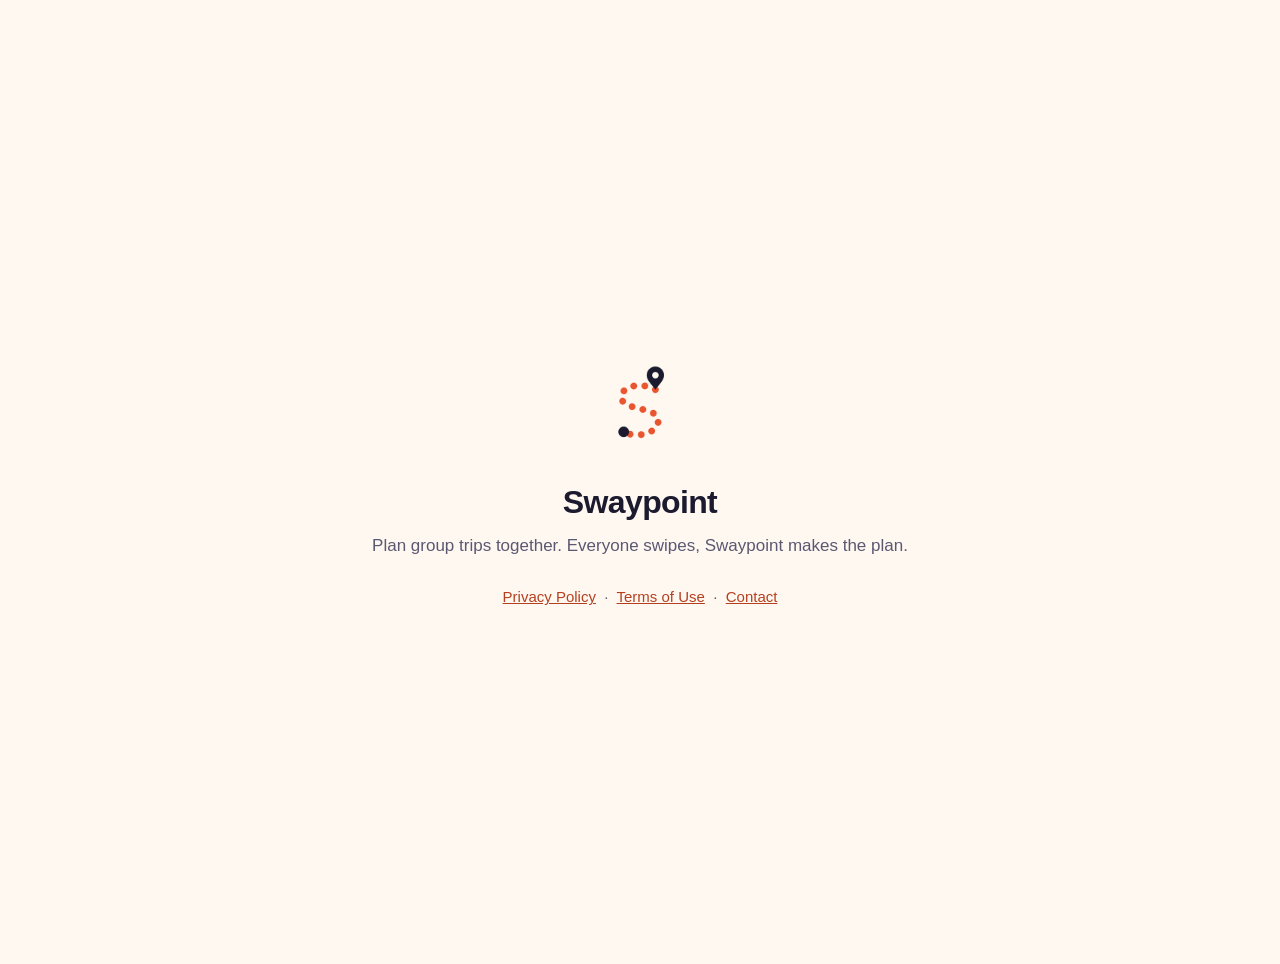
<file: index.html>
<!doctype html>
<html lang="en">
<head>
<meta charset="utf-8">
<meta name="viewport" content="width=device-width, initial-scale=1">
<title>Swaypoint</title>
<meta name="description" content="Plan group trips together. Everyone swipes on places, Swaypoint makes the plan.">
<link rel="icon" href="join/icon.png">
<style>
  body { margin: 0; min-height: 100vh; display: flex; align-items: center; justify-content: center; padding: 32px 16px;
    background: #FFF8F1; color: #1B1A2E; font: 17px/1.45 -apple-system, BlinkMacSystemFont, "Segoe UI", sans-serif; text-align: center; }
  img { width: 96px; height: 96px; border-radius: 22px; }
  h1 { font-size: 32px; letter-spacing: -0.02em; margin: 20px 0 8px; }
  p { color: #5B5872; margin: 0; }
</style>
</head>
<body>
<main>
  <img src="join/icon.png" alt="Swaypoint app icon">
  <h1>Swaypoint</h1>
  <p>Plan group trips together. Everyone swipes, Swaypoint makes the plan.</p>
  <p style="margin-top:28px;font-size:15px"><a href="privacy/" style="color:#B5401F">Privacy Policy</a> &nbsp;·&nbsp; <a href="terms/" style="color:#B5401F">Terms of Use</a> &nbsp;·&nbsp; <a href="mailto:bruno.petkovic.business@gmail.com" style="color:#B5401F">Contact</a></p>
</main>
</body>
</html>
</file>
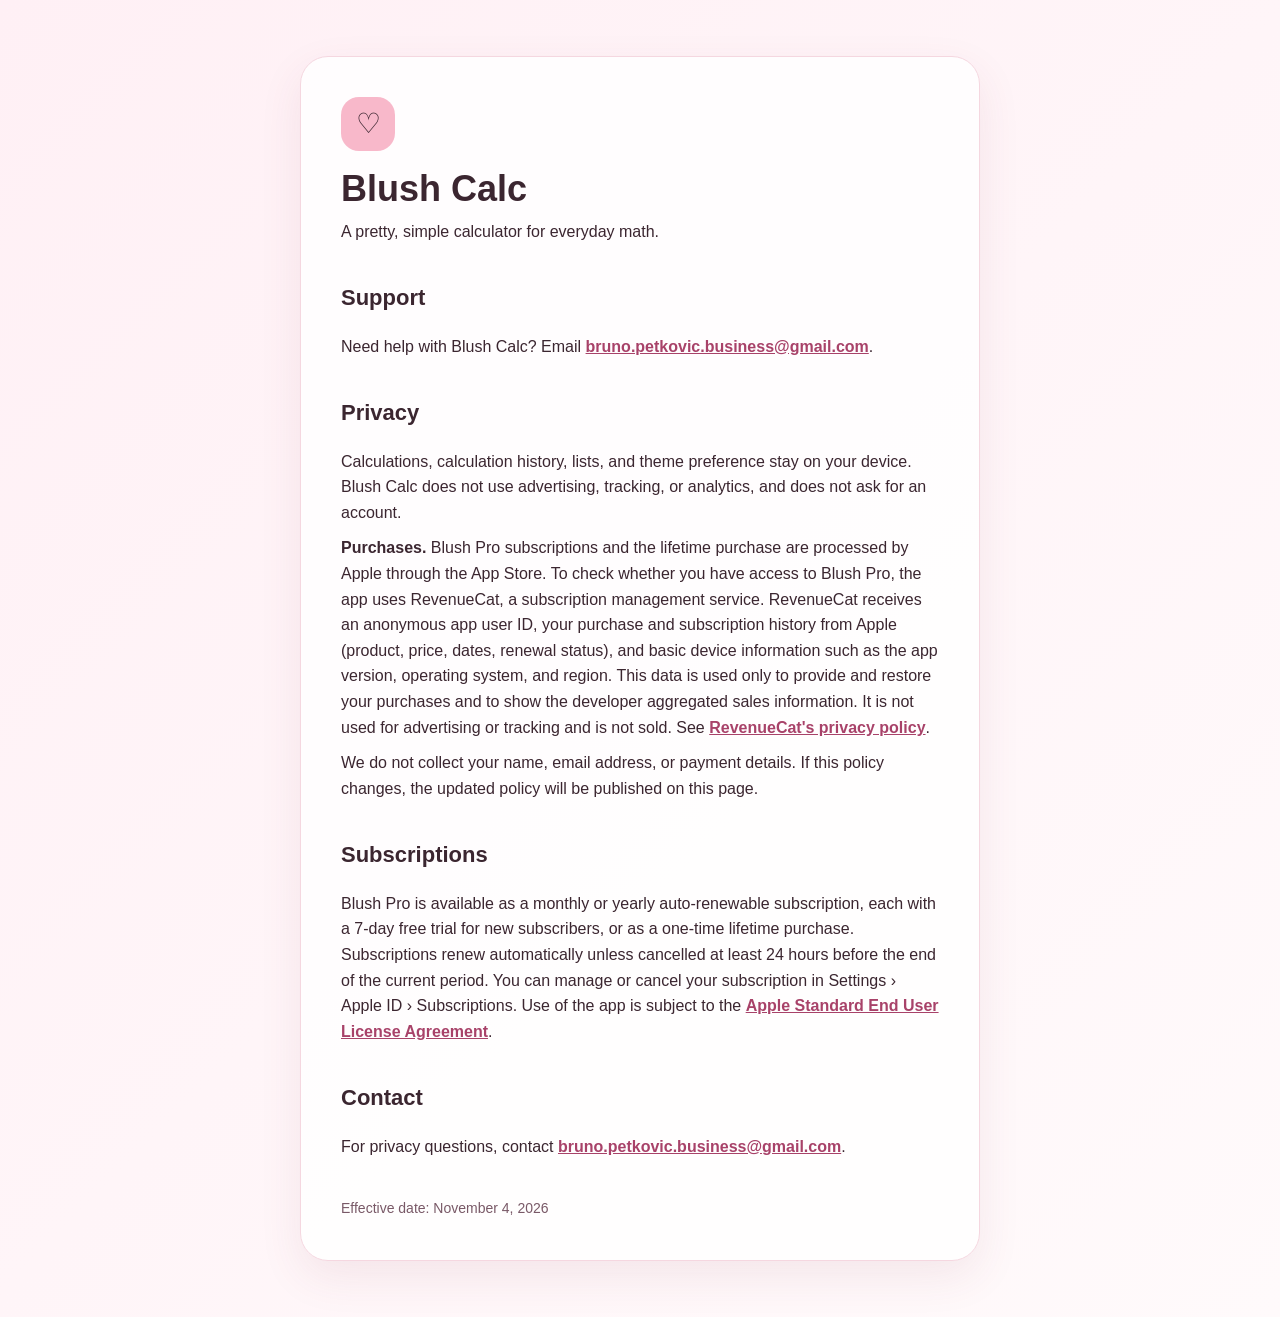
<file: blush-calc/index.html>
<!doctype html>
<html lang="en">
  <head>
    <meta charset="utf-8" />
    <meta name="viewport" content="width=device-width, initial-scale=1" />
    <title>Blush Calc Support</title>
    <meta name="description" content="Support, privacy and subscription information for Blush Calc." />
    <style>
      :root { color-scheme: light; --pink: #f8b8ca; --ink: #3b2630; --paper: #fff8fa; }
      * { box-sizing: border-box; }
      body { margin: 0; background: linear-gradient(135deg, #fff0f5, #fffafb); color: var(--ink); font: 16px/1.6 -apple-system, BlinkMacSystemFont, "SF Pro Text", sans-serif; }
      main { width: min(680px, calc(100% - 40px)); margin: 56px auto; background: rgba(255,255,255,.86); border: 1px solid #f5d7e0; border-radius: 28px; padding: 40px; box-shadow: 0 16px 44px rgba(130, 55, 80, .09); }
      .mark { width: 54px; height: 54px; display: grid; place-items: center; border-radius: 18px; background: var(--pink); font-size: 28px; }
      h1 { margin: 18px 0 8px; font-size: 36px; line-height: 1.1; }
      h2 { margin-top: 36px; font-size: 22px; }
      p { margin: 10px 0; }
      a { color: #a84269; font-weight: 650; }
      footer { margin-top: 38px; color: #795967; font-size: 14px; }
    </style>
  </head>
  <body>
    <main>
      <div class="mark" aria-hidden="true">♡</div>
      <h1>Blush Calc</h1>
      <p>A pretty, simple calculator for everyday math.</p>

      <h2>Support</h2>
      <p>Need help with Blush Calc? Email <a href="mailto:bruno.petkovic.business@gmail.com">bruno.petkovic.business@gmail.com</a>.</p>

      <h2>Privacy</h2>
      <p>Calculations, calculation history, lists, and theme preference stay on your device. Blush Calc does not use advertising, tracking, or analytics, and does not ask for an account.</p>
      <p><strong>Purchases.</strong> Blush Pro subscriptions and the lifetime purchase are processed by Apple through the App Store. To check whether you have access to Blush Pro, the app uses RevenueCat, a subscription management service. RevenueCat receives an anonymous app user ID, your purchase and subscription history from Apple (product, price, dates, renewal status), and basic device information such as the app version, operating system, and region. This data is used only to provide and restore your purchases and to show the developer aggregated sales information. It is not used for advertising or tracking and is not sold. See <a href="https://www.revenuecat.com/privacy">RevenueCat's privacy policy</a>.</p>
      <p>We do not collect your name, email address, or payment details. If this policy changes, the updated policy will be published on this page.</p>

      <h2>Subscriptions</h2>
      <p>Blush Pro is available as a monthly or yearly auto-renewable subscription, each with a 7-day free trial for new subscribers, or as a one-time lifetime purchase. Subscriptions renew automatically unless cancelled at least 24 hours before the end of the current period. You can manage or cancel your subscription in Settings › Apple ID › Subscriptions. Use of the app is subject to the <a href="https://www.apple.com/legal/internet-services/itunes/dev/stdeula/">Apple Standard End User License Agreement</a>.</p>

      <h2>Contact</h2>
      <p>For privacy questions, contact <a href="mailto:bruno.petkovic.business@gmail.com">bruno.petkovic.business@gmail.com</a>.</p>

      <footer>Effective date: November 4, 2026</footer>
    </main>
  </body>
</html>
</file>
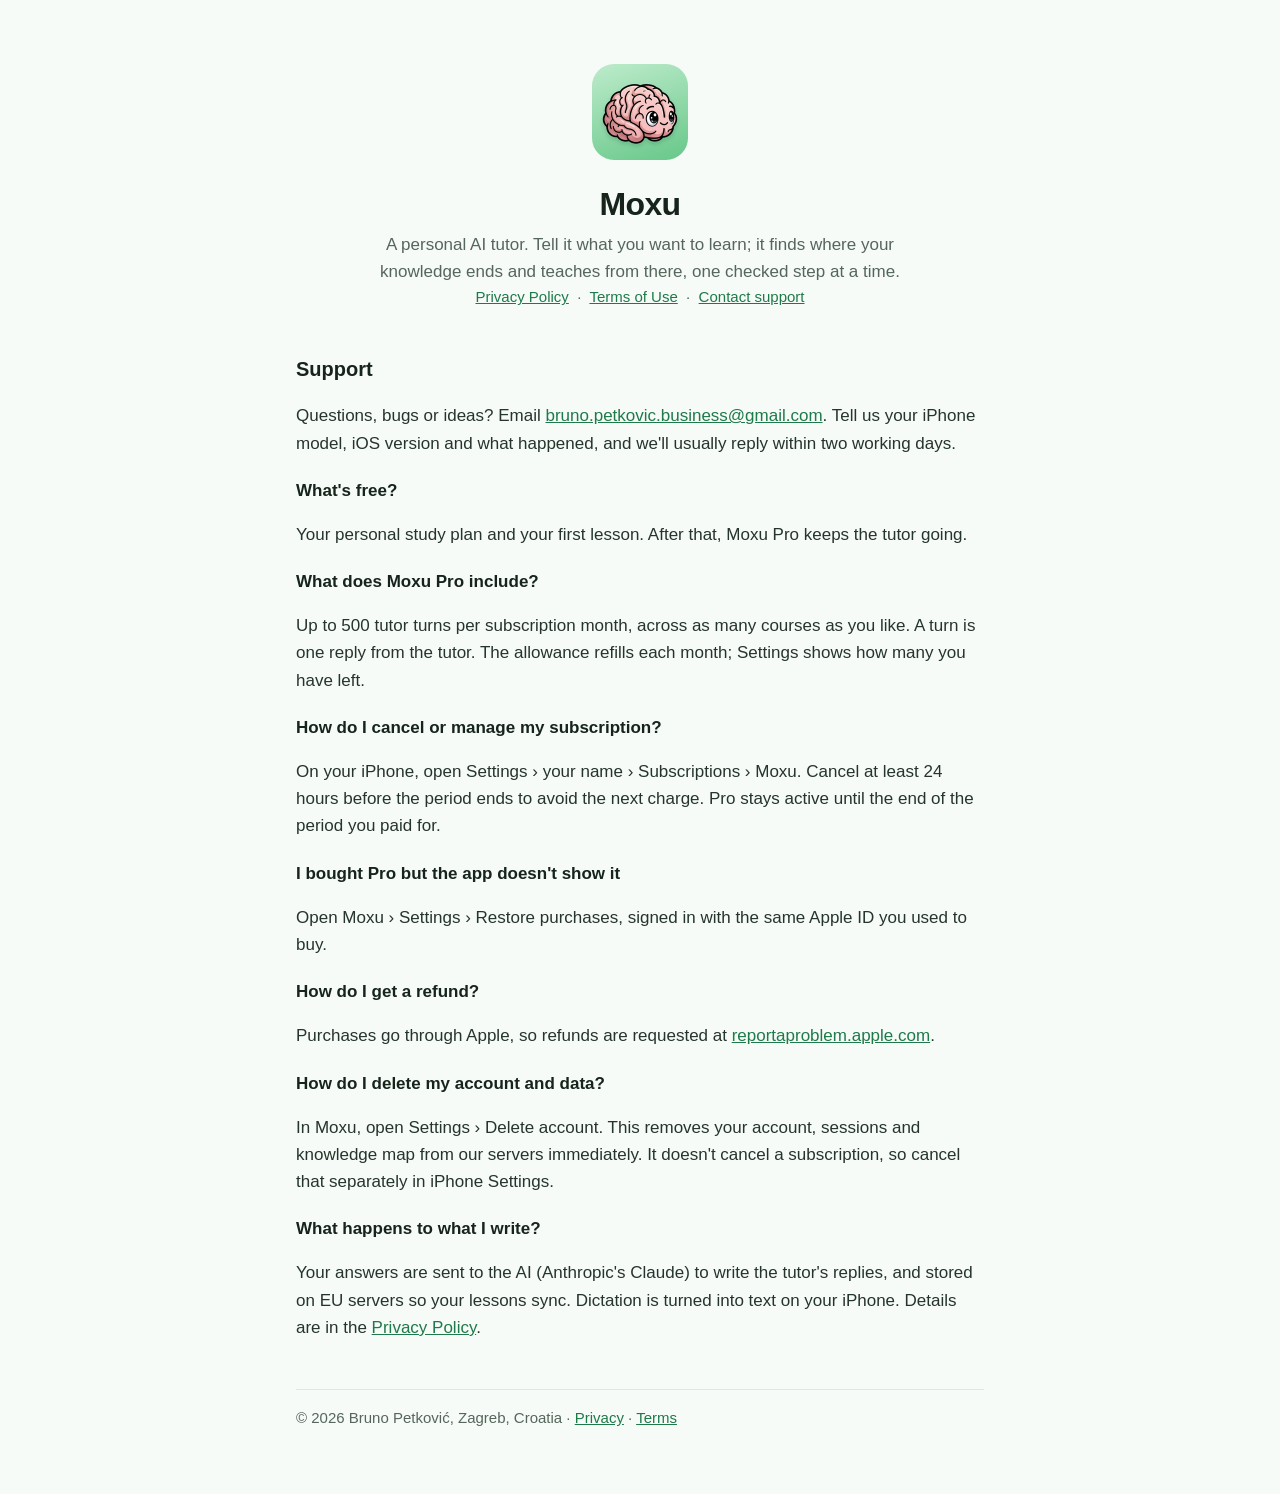
<file: moxu/index.html>
<!doctype html>
<html lang="en">
<head>
<meta charset="utf-8">
<meta name="viewport" content="width=device-width, initial-scale=1">
<title>Moxu · AI tutor that teaches you anything</title>
<meta name="description" content="Moxu is a personal AI tutor. Tell it what you want to learn; it finds where your knowledge ends and teaches from there, one checked step at a time.">
<link rel="icon" href="icon.png">
<link rel="stylesheet" href="legal.css">
<style>
  .hero { text-align: center; padding: 24px 0 8px; }
  .hero img { width: 96px; height: 96px; border-radius: 22px; }
  .hero h1 { margin: 18px 0 8px; }
  .hero p { color: var(--muted); margin: 0 auto; max-width: 520px; }
  .links { margin-top: 20px; font-size: 15px; }
</style>
</head>
<body>
<main>
<section class="hero">
  <img src="icon.png" alt="Moxu app icon">
  <h1>Moxu</h1>
  <p>A personal AI tutor. Tell it what you want to learn; it finds where your knowledge ends and teaches from there, one checked step at a time.</p>
  <p class="links"><a href="privacy/">Privacy Policy</a> &nbsp;·&nbsp; <a href="terms/">Terms of Use</a> &nbsp;·&nbsp; <a href="mailto:bruno.petkovic.business@gmail.com?subject=Moxu%20support">Contact support</a></p>
</section>

<h2>Support</h2>
<p>Questions, bugs or ideas? Email <a href="mailto:bruno.petkovic.business@gmail.com?subject=Moxu%20support">bruno.petkovic.business@gmail.com</a>. Tell us your iPhone model, iOS version and what happened, and we'll usually reply within two working days.</p>

<h3>What's free?</h3>
<p>Your personal study plan and your first lesson. After that, Moxu Pro keeps the tutor going.</p>

<h3>What does Moxu Pro include?</h3>
<p>Up to 500 tutor turns per subscription month, across as many courses as you like. A turn is one reply from the tutor. The allowance refills each month; Settings shows how many you have left.</p>

<h3>How do I cancel or manage my subscription?</h3>
<p>On your iPhone, open Settings › your name › Subscriptions › Moxu. Cancel at least 24 hours before the period ends to avoid the next charge. Pro stays active until the end of the period you paid for.</p>

<h3>I bought Pro but the app doesn't show it</h3>
<p>Open Moxu › Settings › Restore purchases, signed in with the same Apple ID you used to buy.</p>

<h3>How do I get a refund?</h3>
<p>Purchases go through Apple, so refunds are requested at <a href="https://reportaproblem.apple.com">reportaproblem.apple.com</a>.</p>

<h3>How do I delete my account and data?</h3>
<p>In Moxu, open Settings › Delete account. This removes your account, sessions and knowledge map from our servers immediately. It doesn't cancel a subscription, so cancel that separately in iPhone Settings.</p>

<h3>What happens to what I write?</h3>
<p>Your answers are sent to the AI (Anthropic's Claude) to write the tutor's replies, and stored on EU servers so your lessons sync. Dictation is turned into text on your iPhone. Details are in the <a href="privacy/">Privacy Policy</a>.</p>

<footer>© 2026 Bruno Petković, Zagreb, Croatia · <a href="privacy/">Privacy</a> · <a href="terms/">Terms</a></footer>
</main>
</body>
</html>
</file>
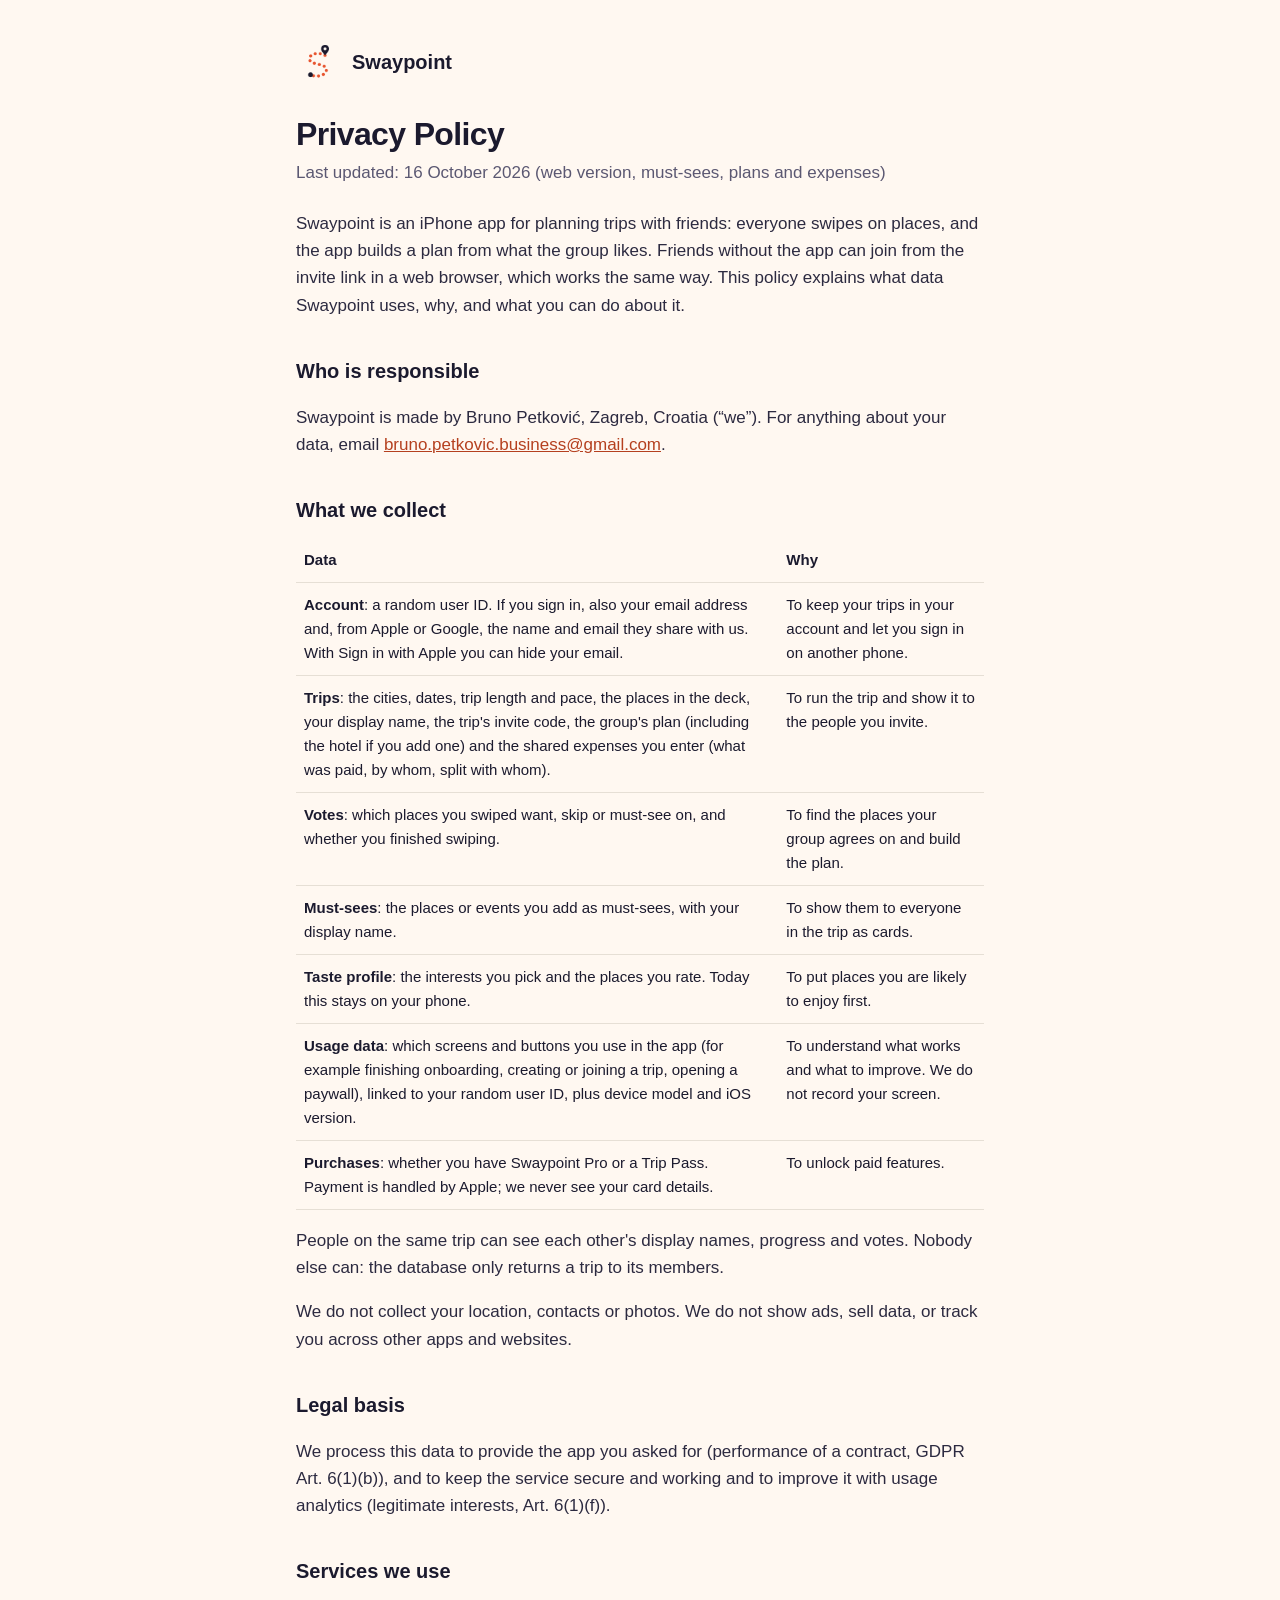
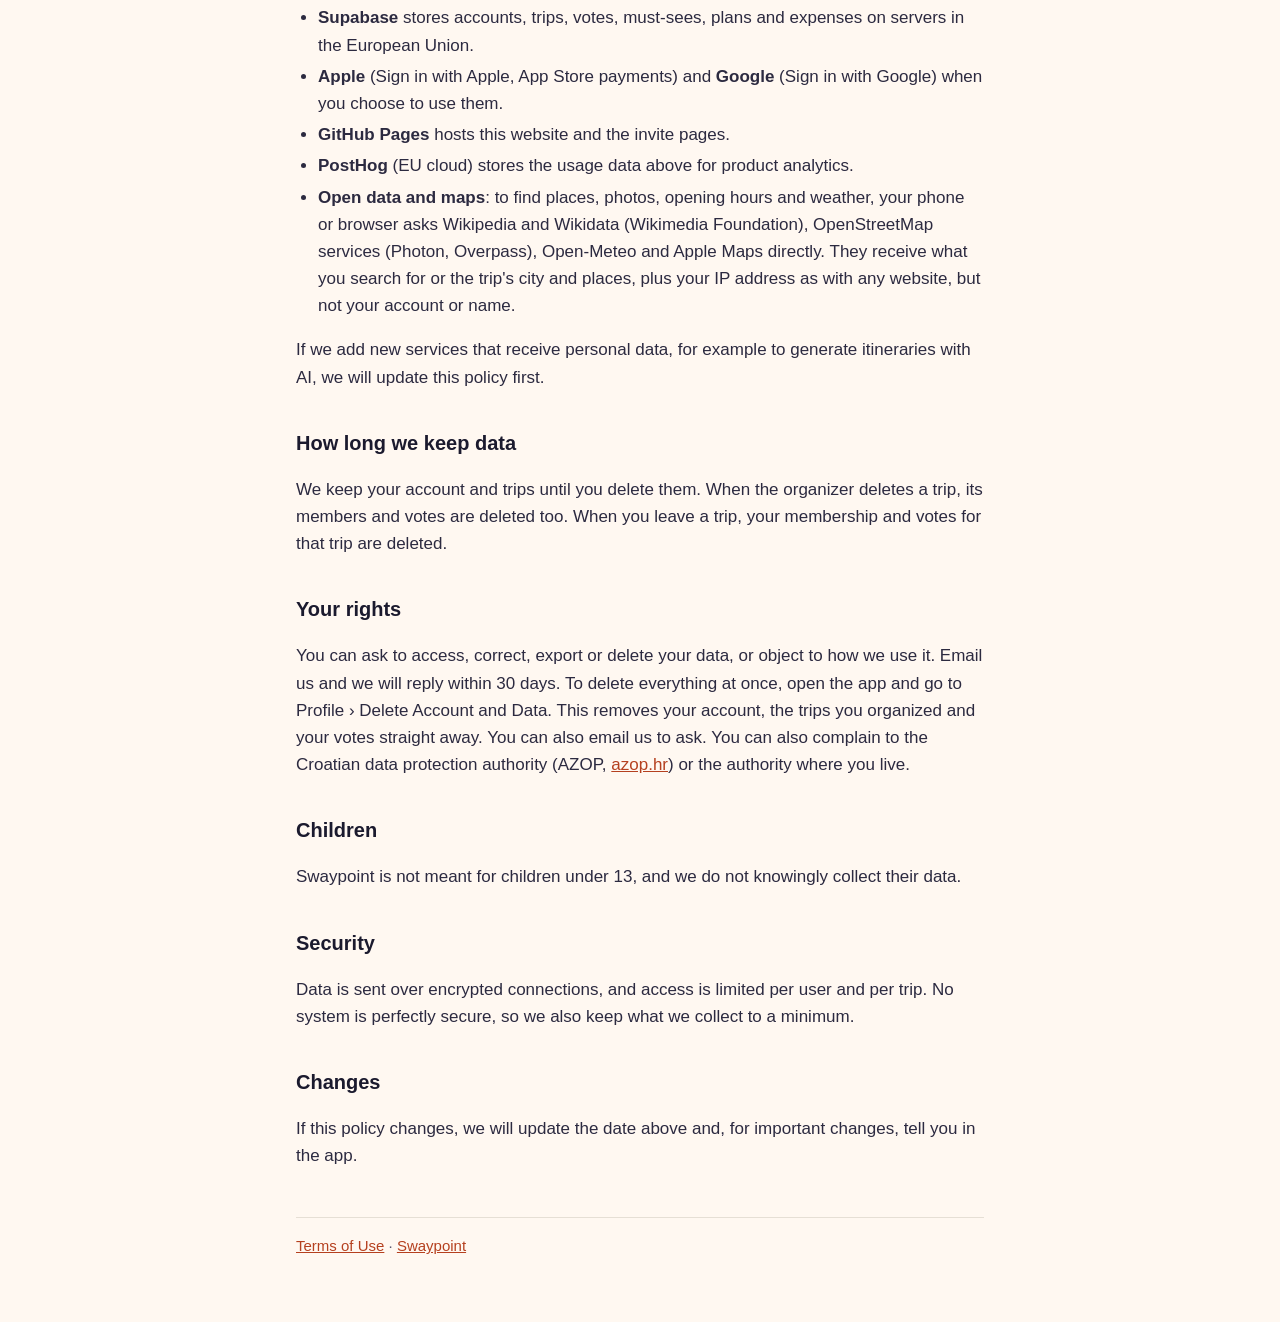
<file: privacy/index.html>
<!doctype html>
<html lang="en">
<head>
<meta charset="utf-8">
<meta name="viewport" content="width=device-width, initial-scale=1">
<title>Privacy Policy · Swaypoint</title>
<meta name="description" content="How Swaypoint collects, uses and protects your data.">
<link rel="icon" href="../join/icon.png">
<link rel="stylesheet" href="../legal.css">
</head>
<body>
<main>
<header><img src="../join/icon.png" alt=""><a href="../">Swaypoint</a></header>

<h1>Privacy Policy</h1>
<p class="meta">Last updated: 16 October 2026 (web version, must-sees, plans and expenses)</p>

<p>Swaypoint is an iPhone app for planning trips with friends: everyone swipes on places, and the app builds a plan from what the group likes. Friends without the app can join from the invite link in a web browser, which works the same way. This policy explains what data Swaypoint uses, why, and what you can do about it.</p>

<h2>Who is responsible</h2>
<p>Swaypoint is made by Bruno Petković, Zagreb, Croatia (“we”). For anything about your data, email <a href="mailto:bruno.petkovic.business@gmail.com">bruno.petkovic.business@gmail.com</a>.</p>

<h2>What we collect</h2>
<table>
  <tr><th>Data</th><th>Why</th></tr>
  <tr><td><strong>Account</strong>: a random user ID. If you sign in, also your email address and, from Apple or Google, the name and email they share with us. With Sign in with Apple you can hide your email.</td><td>To keep your trips in your account and let you sign in on another phone.</td></tr>
  <tr><td><strong>Trips</strong>: the cities, dates, trip length and pace, the places in the deck, your display name, the trip's invite code, the group's plan (including the hotel if you add one) and the shared expenses you enter (what was paid, by whom, split with whom).</td><td>To run the trip and show it to the people you invite.</td></tr>
  <tr><td><strong>Votes</strong>: which places you swiped want, skip or must-see on, and whether you finished swiping.</td><td>To find the places your group agrees on and build the plan.</td></tr>
  <tr><td><strong>Must-sees</strong>: the places or events you add as must-sees, with your display name.</td><td>To show them to everyone in the trip as cards.</td></tr>
  <tr><td><strong>Taste profile</strong>: the interests you pick and the places you rate. Today this stays on your phone.</td><td>To put places you are likely to enjoy first.</td></tr>
  <tr><td><strong>Usage data</strong>: which screens and buttons you use in the app (for example finishing onboarding, creating or joining a trip, opening a paywall), linked to your random user ID, plus device model and iOS version.</td><td>To understand what works and what to improve. We do not record your screen.</td></tr>
  <tr><td><strong>Purchases</strong>: whether you have Swaypoint Pro or a Trip Pass. Payment is handled by Apple; we never see your card details.</td><td>To unlock paid features.</td></tr>
</table>
<p>People on the same trip can see each other's display names, progress and votes. Nobody else can: the database only returns a trip to its members.</p>
<p>We do not collect your location, contacts or photos. We do not show ads, sell data, or track you across other apps and websites.</p>

<h2>Legal basis</h2>
<p>We process this data to provide the app you asked for (performance of a contract, GDPR Art. 6(1)(b)), and to keep the service secure and working and to improve it with usage analytics (legitimate interests, Art. 6(1)(f)).</p>

<h2>Services we use</h2>
<ul>
  <li><strong>Supabase</strong> stores accounts, trips, votes, must-sees, plans and expenses on servers in the European Union.</li>
  <li><strong>Apple</strong> (Sign in with Apple, App Store payments) and <strong>Google</strong> (Sign in with Google) when you choose to use them.</li>
  <li><strong>GitHub Pages</strong> hosts this website and the invite pages.</li>
  <li><strong>PostHog</strong> (EU cloud) stores the usage data above for product analytics.</li>
  <li><strong>Open data and maps</strong>: to find places, photos, opening hours and weather, your phone or browser asks Wikipedia and Wikidata (Wikimedia Foundation), OpenStreetMap services (Photon, Overpass), Open-Meteo and Apple Maps directly. They receive what you search for or the trip's city and places, plus your IP address as with any website, but not your account or name.</li>
</ul>
<p>If we add new services that receive personal data, for example to generate itineraries with AI, we will update this policy first.</p>

<h2>How long we keep data</h2>
<p>We keep your account and trips until you delete them. When the organizer deletes a trip, its members and votes are deleted too. When you leave a trip, your membership and votes for that trip are deleted.</p>

<h2>Your rights</h2>
<p>You can ask to access, correct, export or delete your data, or object to how we use it. Email us and we will reply within 30 days. To delete everything at once, open the app and go to Profile › Delete Account and Data. This removes your account, the trips you organized and your votes straight away. You can also email us to ask. You can also complain to the Croatian data protection authority (AZOP, <a href="https://azop.hr">azop.hr</a>) or the authority where you live.</p>

<h2>Children</h2>
<p>Swaypoint is not meant for children under 13, and we do not knowingly collect their data.</p>

<h2>Security</h2>
<p>Data is sent over encrypted connections, and access is limited per user and per trip. No system is perfectly secure, so we also keep what we collect to a minimum.</p>

<h2>Changes</h2>
<p>If this policy changes, we will update the date above and, for important changes, tell you in the app.</p>

<footer><a href="../terms/">Terms of Use</a> · <a href="../">Swaypoint</a></footer>
</main>
</body>
</html>
</file>
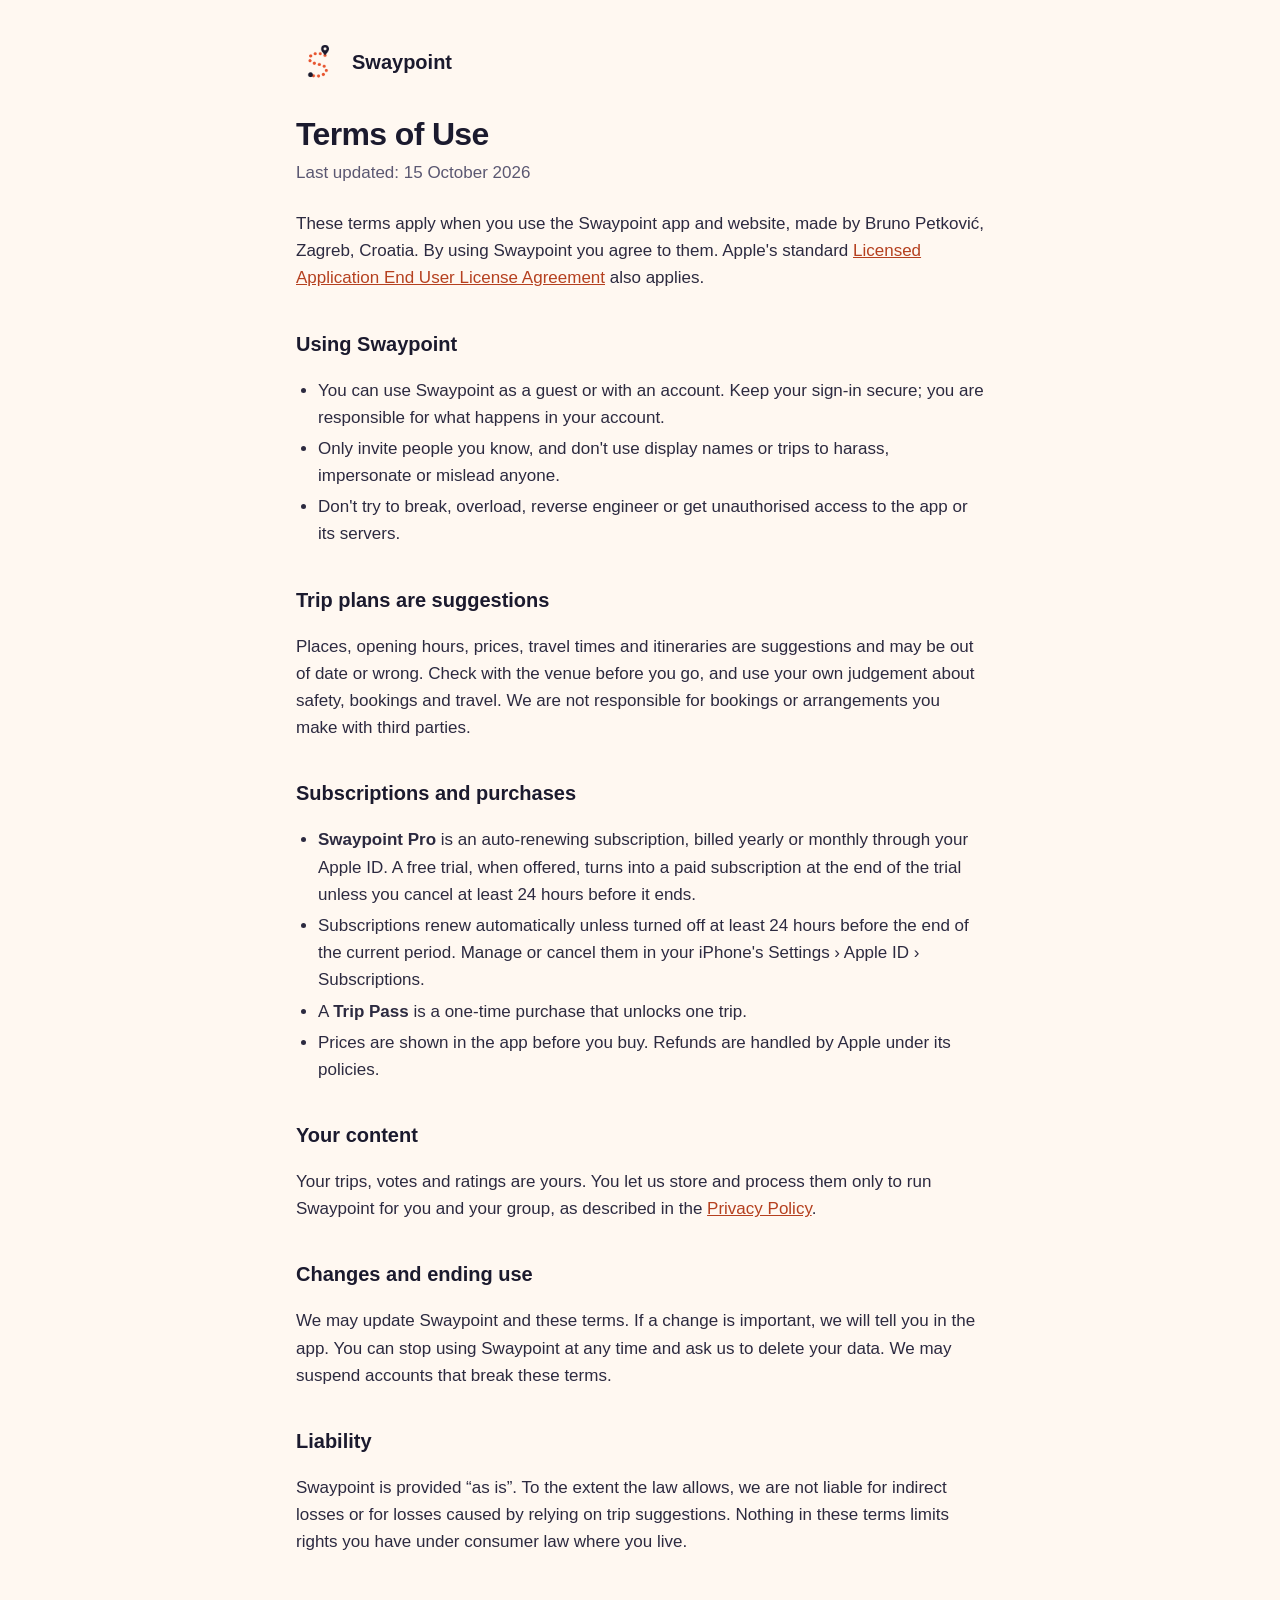
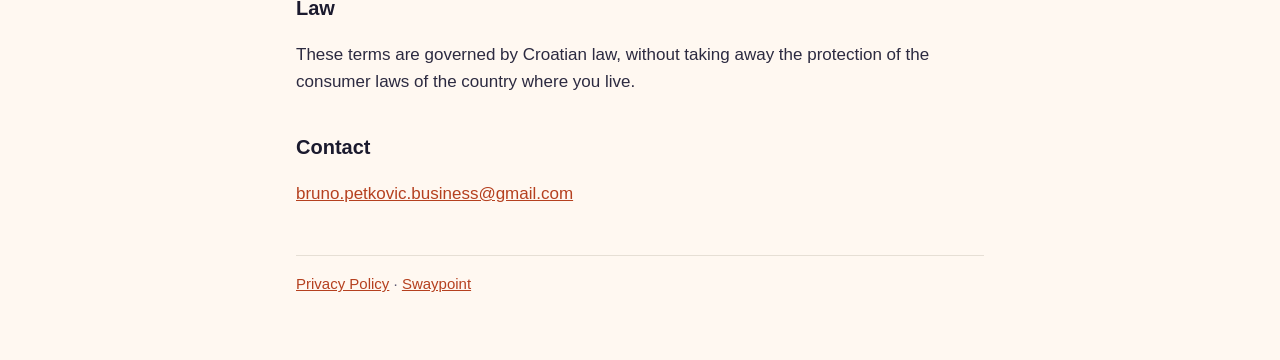
<file: terms/index.html>
<!doctype html>
<html lang="en">
<head>
<meta charset="utf-8">
<meta name="viewport" content="width=device-width, initial-scale=1">
<title>Terms of Use · Swaypoint</title>
<meta name="description" content="The terms for using Swaypoint.">
<link rel="icon" href="../join/icon.png">
<link rel="stylesheet" href="../legal.css">
</head>
<body>
<main>
<header><img src="../join/icon.png" alt=""><a href="../">Swaypoint</a></header>

<h1>Terms of Use</h1>
<p class="meta">Last updated: 15 October 2026</p>

<p>These terms apply when you use the Swaypoint app and website, made by Bruno Petković, Zagreb, Croatia. By using Swaypoint you agree to them. Apple's standard <a href="https://www.apple.com/legal/internet-services/itunes/dev/stdeula/">Licensed Application End User License Agreement</a> also applies.</p>

<h2>Using Swaypoint</h2>
<ul>
  <li>You can use Swaypoint as a guest or with an account. Keep your sign-in secure; you are responsible for what happens in your account.</li>
  <li>Only invite people you know, and don't use display names or trips to harass, impersonate or mislead anyone.</li>
  <li>Don't try to break, overload, reverse engineer or get unauthorised access to the app or its servers.</li>
</ul>

<h2>Trip plans are suggestions</h2>
<p>Places, opening hours, prices, travel times and itineraries are suggestions and may be out of date or wrong. Check with the venue before you go, and use your own judgement about safety, bookings and travel. We are not responsible for bookings or arrangements you make with third parties.</p>

<h2>Subscriptions and purchases</h2>
<ul>
  <li><strong>Swaypoint Pro</strong> is an auto-renewing subscription, billed yearly or monthly through your Apple ID. A free trial, when offered, turns into a paid subscription at the end of the trial unless you cancel at least 24 hours before it ends.</li>
  <li>Subscriptions renew automatically unless turned off at least 24 hours before the end of the current period. Manage or cancel them in your iPhone's Settings › Apple ID › Subscriptions.</li>
  <li>A <strong>Trip Pass</strong> is a one-time purchase that unlocks one trip.</li>
  <li>Prices are shown in the app before you buy. Refunds are handled by Apple under its policies.</li>
</ul>

<h2>Your content</h2>
<p>Your trips, votes and ratings are yours. You let us store and process them only to run Swaypoint for you and your group, as described in the <a href="../privacy/">Privacy Policy</a>.</p>

<h2>Changes and ending use</h2>
<p>We may update Swaypoint and these terms. If a change is important, we will tell you in the app. You can stop using Swaypoint at any time and ask us to delete your data. We may suspend accounts that break these terms.</p>

<h2>Liability</h2>
<p>Swaypoint is provided “as is”. To the extent the law allows, we are not liable for indirect losses or for losses caused by relying on trip suggestions. Nothing in these terms limits rights you have under consumer law where you live.</p>

<h2>Law</h2>
<p>These terms are governed by Croatian law, without taking away the protection of the consumer laws of the country where you live.</p>

<h2>Contact</h2>
<p><a href="mailto:bruno.petkovic.business@gmail.com">bruno.petkovic.business@gmail.com</a></p>

<footer><a href="../privacy/">Privacy Policy</a> · <a href="../">Swaypoint</a></footer>
</main>
</body>
</html>
</file>
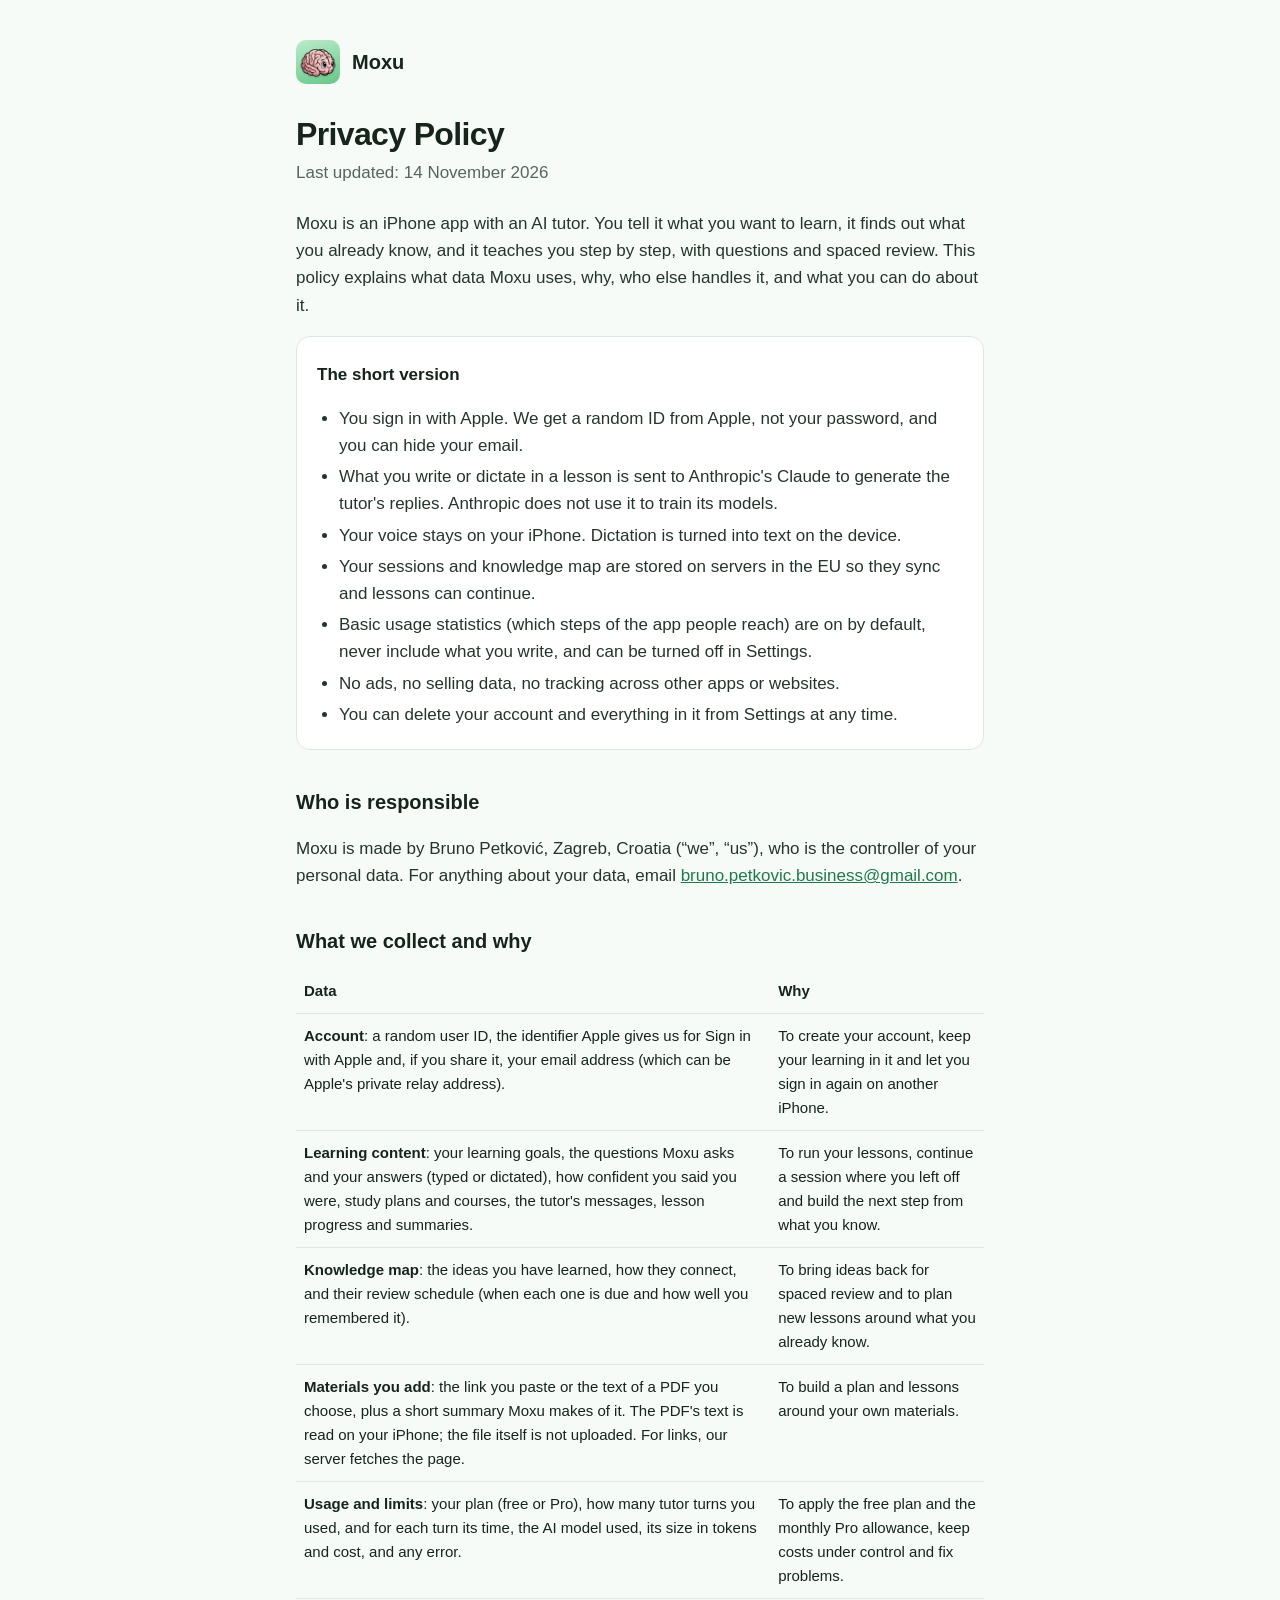
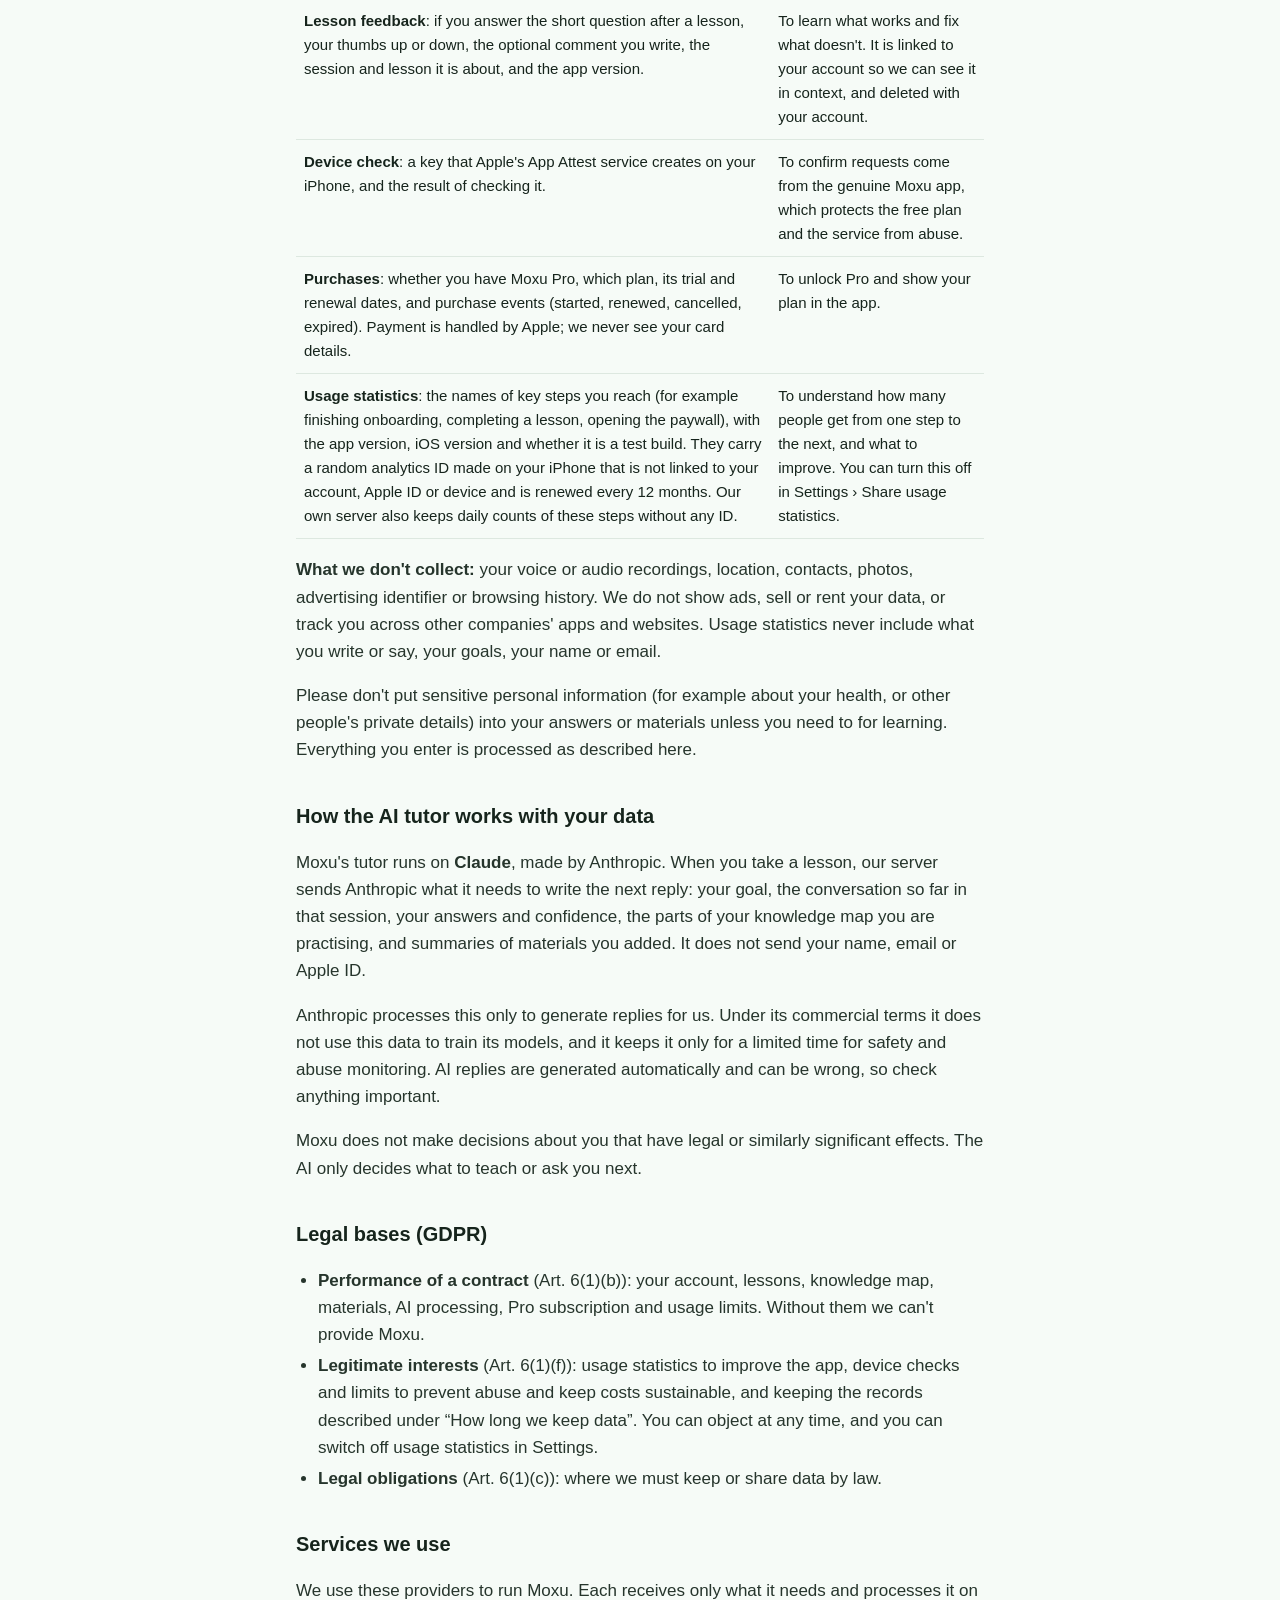
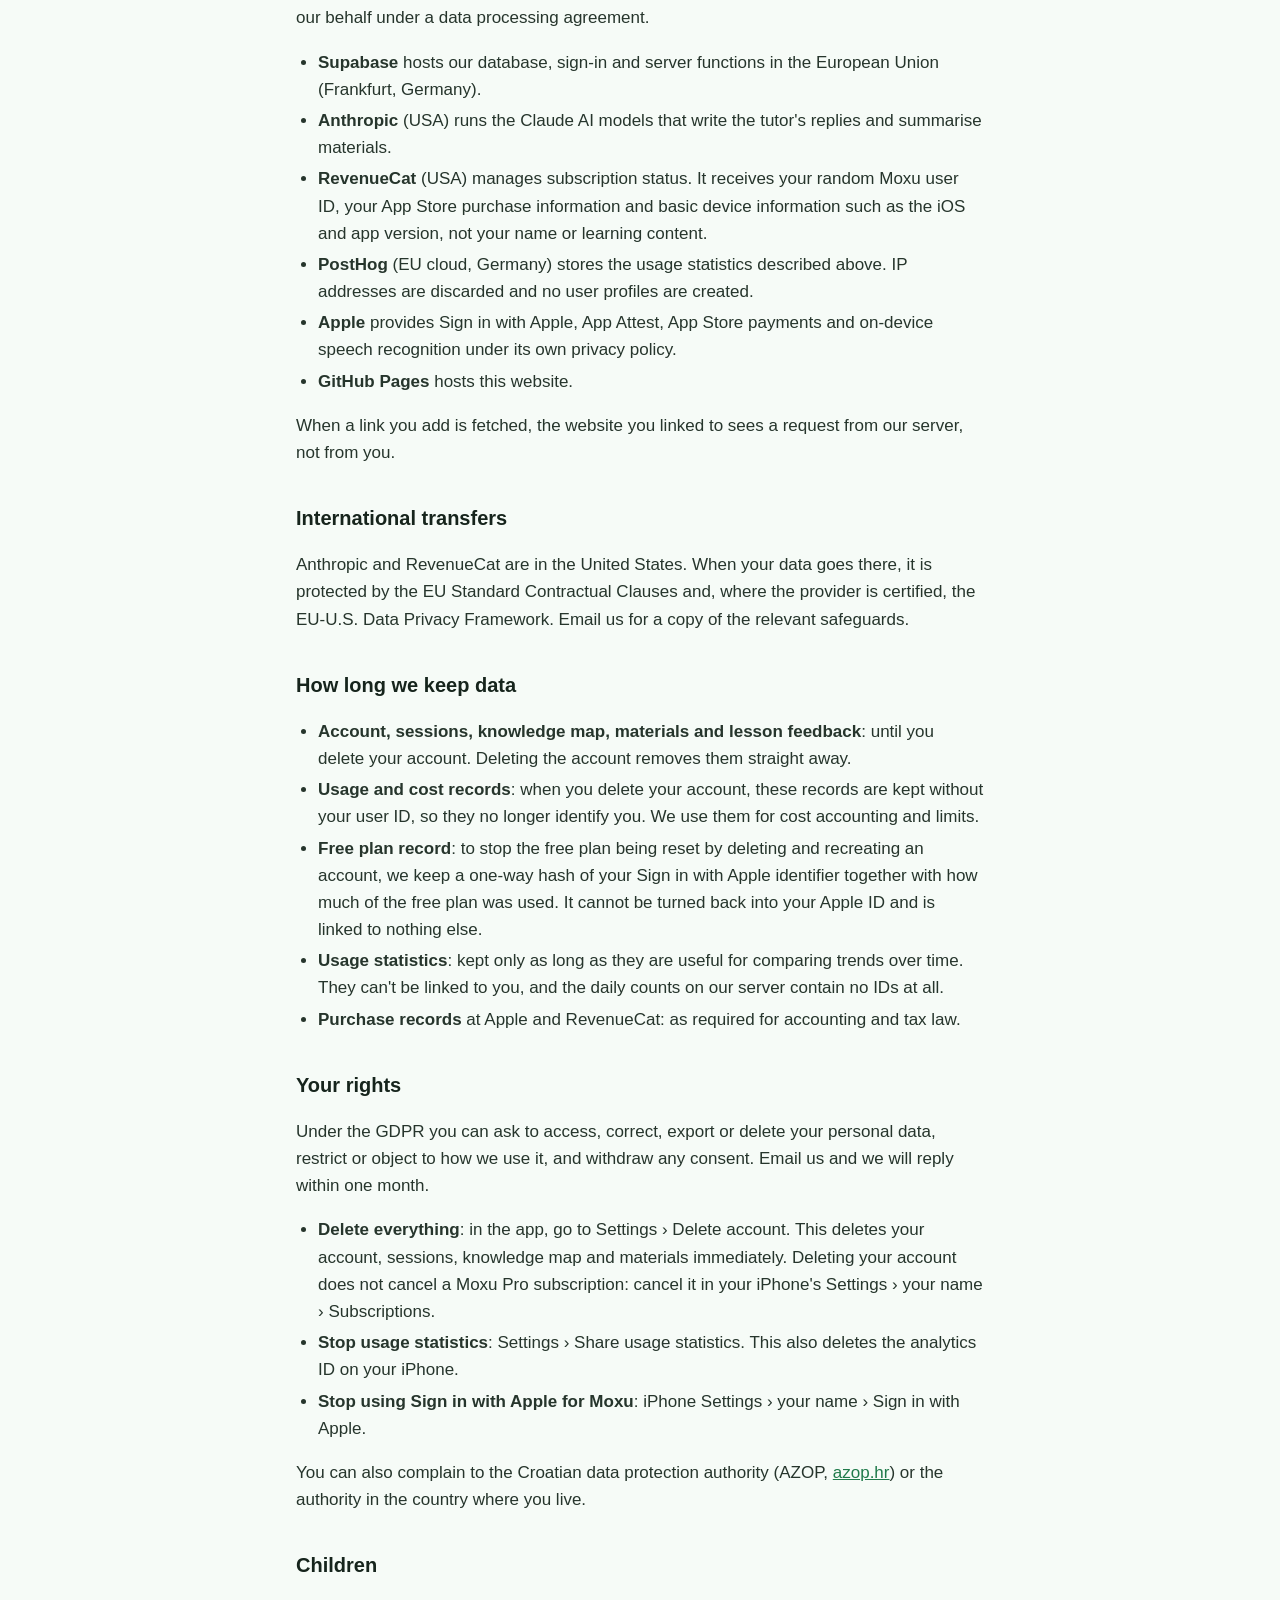
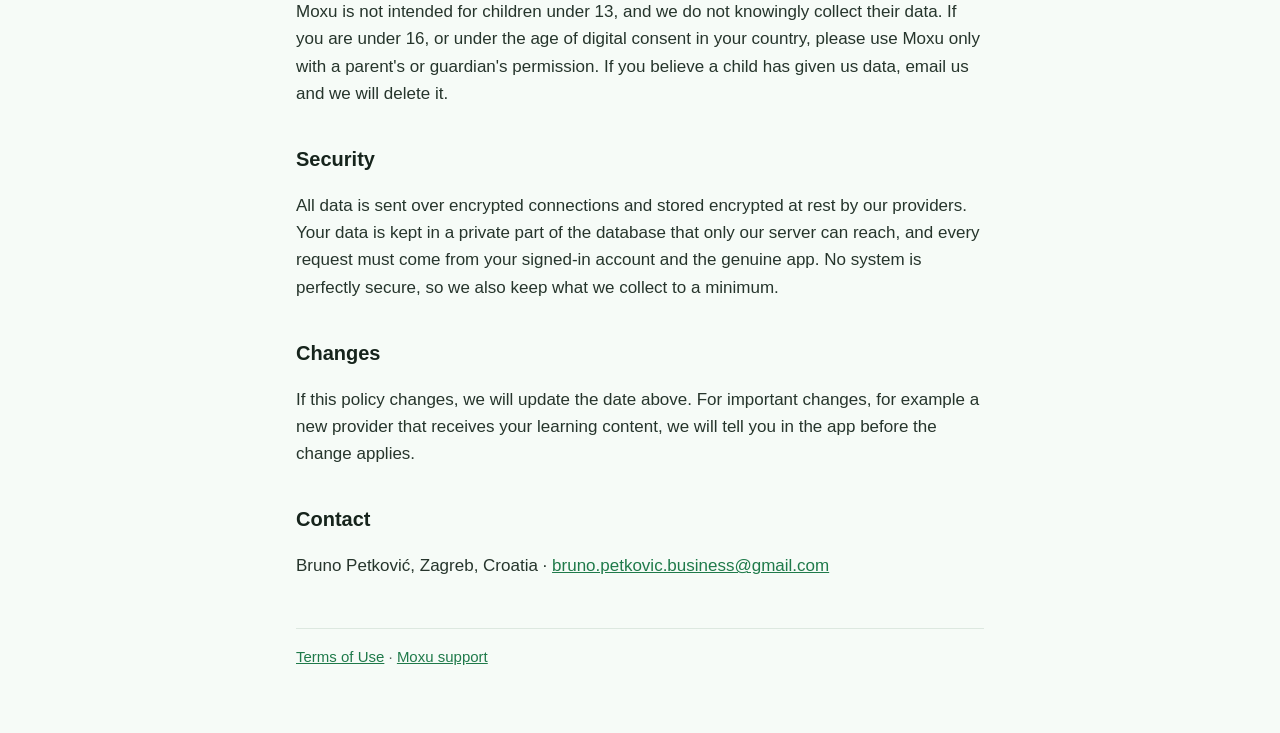
<file: moxu/privacy/index.html>
<!doctype html>
<html lang="en">
<head>
<meta charset="utf-8">
<meta name="viewport" content="width=device-width, initial-scale=1">
<title>Privacy Policy · Moxu</title>
<meta name="description" content="How Moxu, the AI tutor app, collects, uses and protects your data.">
<link rel="icon" href="../icon.png">
<link rel="stylesheet" href="../legal.css">
</head>
<body>
<main>
<header><img src="../icon.png" alt=""><a href="../">Moxu</a></header>

<h1>Privacy Policy</h1>
<p class="meta">Last updated: 14 November 2026</p>

<p>Moxu is an iPhone app with an AI tutor. You tell it what you want to learn, it finds out what you already know, and it teaches you step by step, with questions and spaced review. This policy explains what data Moxu uses, why, who else handles it, and what you can do about it.</p>

<div class="summary">
<h3>The short version</h3>
<ul>
  <li>You sign in with Apple. We get a random ID from Apple, not your password, and you can hide your email.</li>
  <li>What you write or dictate in a lesson is sent to Anthropic's Claude to generate the tutor's replies. Anthropic does not use it to train its models.</li>
  <li>Your voice stays on your iPhone. Dictation is turned into text on the device.</li>
  <li>Your sessions and knowledge map are stored on servers in the EU so they sync and lessons can continue.</li>
  <li>Basic usage statistics (which steps of the app people reach) are on by default, never include what you write, and can be turned off in Settings.</li>
  <li>No ads, no selling data, no tracking across other apps or websites.</li>
  <li>You can delete your account and everything in it from Settings at any time.</li>
</ul>
</div>

<h2>Who is responsible</h2>
<p>Moxu is made by Bruno Petković, Zagreb, Croatia (“we”, “us”), who is the controller of your personal data. For anything about your data, email <a href="mailto:bruno.petkovic.business@gmail.com">bruno.petkovic.business@gmail.com</a>.</p>

<h2>What we collect and why</h2>
<table>
  <tr><th>Data</th><th>Why</th></tr>
  <tr><td><strong>Account</strong>: a random user ID, the identifier Apple gives us for Sign in with Apple and, if you share it, your email address (which can be Apple's private relay address).</td><td>To create your account, keep your learning in it and let you sign in again on another iPhone.</td></tr>
  <tr><td><strong>Learning content</strong>: your learning goals, the questions Moxu asks and your answers (typed or dictated), how confident you said you were, study plans and courses, the tutor's messages, lesson progress and summaries.</td><td>To run your lessons, continue a session where you left off and build the next step from what you know.</td></tr>
  <tr><td><strong>Knowledge map</strong>: the ideas you have learned, how they connect, and their review schedule (when each one is due and how well you remembered it).</td><td>To bring ideas back for spaced review and to plan new lessons around what you already know.</td></tr>
  <tr><td><strong>Materials you add</strong>: the link you paste or the text of a PDF you choose, plus a short summary Moxu makes of it. The PDF's text is read on your iPhone; the file itself is not uploaded. For links, our server fetches the page.</td><td>To build a plan and lessons around your own materials.</td></tr>
  <tr><td><strong>Usage and limits</strong>: your plan (free or Pro), how many tutor turns you used, and for each turn its time, the AI model used, its size in tokens and cost, and any error.</td><td>To apply the free plan and the monthly Pro allowance, keep costs under control and fix problems.</td></tr>
  <tr><td><strong>Lesson feedback</strong>: if you answer the short question after a lesson, your thumbs up or down, the optional comment you write, the session and lesson it is about, and the app version.</td><td>To learn what works and fix what doesn't. It is linked to your account so we can see it in context, and deleted with your account.</td></tr>
  <tr><td><strong>Device check</strong>: a key that Apple's App Attest service creates on your iPhone, and the result of checking it.</td><td>To confirm requests come from the genuine Moxu app, which protects the free plan and the service from abuse.</td></tr>
  <tr><td><strong>Purchases</strong>: whether you have Moxu Pro, which plan, its trial and renewal dates, and purchase events (started, renewed, cancelled, expired). Payment is handled by Apple; we never see your card details.</td><td>To unlock Pro and show your plan in the app.</td></tr>
  <tr><td><strong>Usage statistics</strong>: the names of key steps you reach (for example finishing onboarding, completing a lesson, opening the paywall), with the app version, iOS version and whether it is a test build. They carry a random analytics ID made on your iPhone that is not linked to your account, Apple ID or device and is renewed every 12 months. Our own server also keeps daily counts of these steps without any ID.</td><td>To understand how many people get from one step to the next, and what to improve. You can turn this off in Settings › Share usage statistics.</td></tr>
</table>
<p><strong>What we don't collect:</strong> your voice or audio recordings, location, contacts, photos, advertising identifier or browsing history. We do not show ads, sell or rent your data, or track you across other companies' apps and websites. Usage statistics never include what you write or say, your goals, your name or email.</p>
<p>Please don't put sensitive personal information (for example about your health, or other people's private details) into your answers or materials unless you need to for learning. Everything you enter is processed as described here.</p>

<h2>How the AI tutor works with your data</h2>
<p>Moxu's tutor runs on <strong>Claude</strong>, made by Anthropic. When you take a lesson, our server sends Anthropic what it needs to write the next reply: your goal, the conversation so far in that session, your answers and confidence, the parts of your knowledge map you are practising, and summaries of materials you added. It does not send your name, email or Apple ID.</p>
<p>Anthropic processes this only to generate replies for us. Under its commercial terms it does not use this data to train its models, and it keeps it only for a limited time for safety and abuse monitoring. AI replies are generated automatically and can be wrong, so check anything important.</p>
<p>Moxu does not make decisions about you that have legal or similarly significant effects. The AI only decides what to teach or ask you next.</p>

<h2>Legal bases (GDPR)</h2>
<ul>
  <li><strong>Performance of a contract</strong> (Art. 6(1)(b)): your account, lessons, knowledge map, materials, AI processing, Pro subscription and usage limits. Without them we can't provide Moxu.</li>
  <li><strong>Legitimate interests</strong> (Art. 6(1)(f)): usage statistics to improve the app, device checks and limits to prevent abuse and keep costs sustainable, and keeping the records described under “How long we keep data”. You can object at any time, and you can switch off usage statistics in Settings.</li>
  <li><strong>Legal obligations</strong> (Art. 6(1)(c)): where we must keep or share data by law.</li>
</ul>

<h2>Services we use</h2>
<p>We use these providers to run Moxu. Each receives only what it needs and processes it on our behalf under a data processing agreement.</p>
<ul>
  <li><strong>Supabase</strong> hosts our database, sign-in and server functions in the European Union (Frankfurt, Germany).</li>
  <li><strong>Anthropic</strong> (USA) runs the Claude AI models that write the tutor's replies and summarise materials.</li>
  <li><strong>RevenueCat</strong> (USA) manages subscription status. It receives your random Moxu user ID, your App Store purchase information and basic device information such as the iOS and app version, not your name or learning content.</li>
  <li><strong>PostHog</strong> (EU cloud, Germany) stores the usage statistics described above. IP addresses are discarded and no user profiles are created.</li>
  <li><strong>Apple</strong> provides Sign in with Apple, App Attest, App Store payments and on-device speech recognition under its own privacy policy.</li>
  <li><strong>GitHub Pages</strong> hosts this website.</li>
</ul>
<p>When a link you add is fetched, the website you linked to sees a request from our server, not from you.</p>

<h2>International transfers</h2>
<p>Anthropic and RevenueCat are in the United States. When your data goes there, it is protected by the EU Standard Contractual Clauses and, where the provider is certified, the EU-U.S. Data Privacy Framework. Email us for a copy of the relevant safeguards.</p>

<h2>How long we keep data</h2>
<ul>
  <li><strong>Account, sessions, knowledge map, materials and lesson feedback</strong>: until you delete your account. Deleting the account removes them straight away.</li>
  <li><strong>Usage and cost records</strong>: when you delete your account, these records are kept without your user ID, so they no longer identify you. We use them for cost accounting and limits.</li>
  <li><strong>Free plan record</strong>: to stop the free plan being reset by deleting and recreating an account, we keep a one-way hash of your Sign in with Apple identifier together with how much of the free plan was used. It cannot be turned back into your Apple ID and is linked to nothing else.</li>
  <li><strong>Usage statistics</strong>: kept only as long as they are useful for comparing trends over time. They can't be linked to you, and the daily counts on our server contain no IDs at all.</li>
  <li><strong>Purchase records</strong> at Apple and RevenueCat: as required for accounting and tax law.</li>
</ul>

<h2>Your rights</h2>
<p>Under the GDPR you can ask to access, correct, export or delete your personal data, restrict or object to how we use it, and withdraw any consent. Email us and we will reply within one month.</p>
<ul>
  <li><strong>Delete everything</strong>: in the app, go to Settings › Delete account. This deletes your account, sessions, knowledge map and materials immediately. Deleting your account does not cancel a Moxu Pro subscription: cancel it in your iPhone's Settings › your name › Subscriptions.</li>
  <li><strong>Stop usage statistics</strong>: Settings › Share usage statistics. This also deletes the analytics ID on your iPhone.</li>
  <li><strong>Stop using Sign in with Apple for Moxu</strong>: iPhone Settings › your name › Sign in with Apple.</li>
</ul>
<p>You can also complain to the Croatian data protection authority (AZOP, <a href="https://azop.hr">azop.hr</a>) or the authority in the country where you live.</p>

<h2>Children</h2>
<p>Moxu is not intended for children under 13, and we do not knowingly collect their data. If you are under 16, or under the age of digital consent in your country, please use Moxu only with a parent's or guardian's permission. If you believe a child has given us data, email us and we will delete it.</p>

<h2>Security</h2>
<p>All data is sent over encrypted connections and stored encrypted at rest by our providers. Your data is kept in a private part of the database that only our server can reach, and every request must come from your signed-in account and the genuine app. No system is perfectly secure, so we also keep what we collect to a minimum.</p>

<h2>Changes</h2>
<p>If this policy changes, we will update the date above. For important changes, for example a new provider that receives your learning content, we will tell you in the app before the change applies.</p>

<h2>Contact</h2>
<p>Bruno Petković, Zagreb, Croatia · <a href="mailto:bruno.petkovic.business@gmail.com">bruno.petkovic.business@gmail.com</a></p>

<footer><a href="../terms/">Terms of Use</a> · <a href="../">Moxu support</a></footer>
</main>
</body>
</html>
</file>
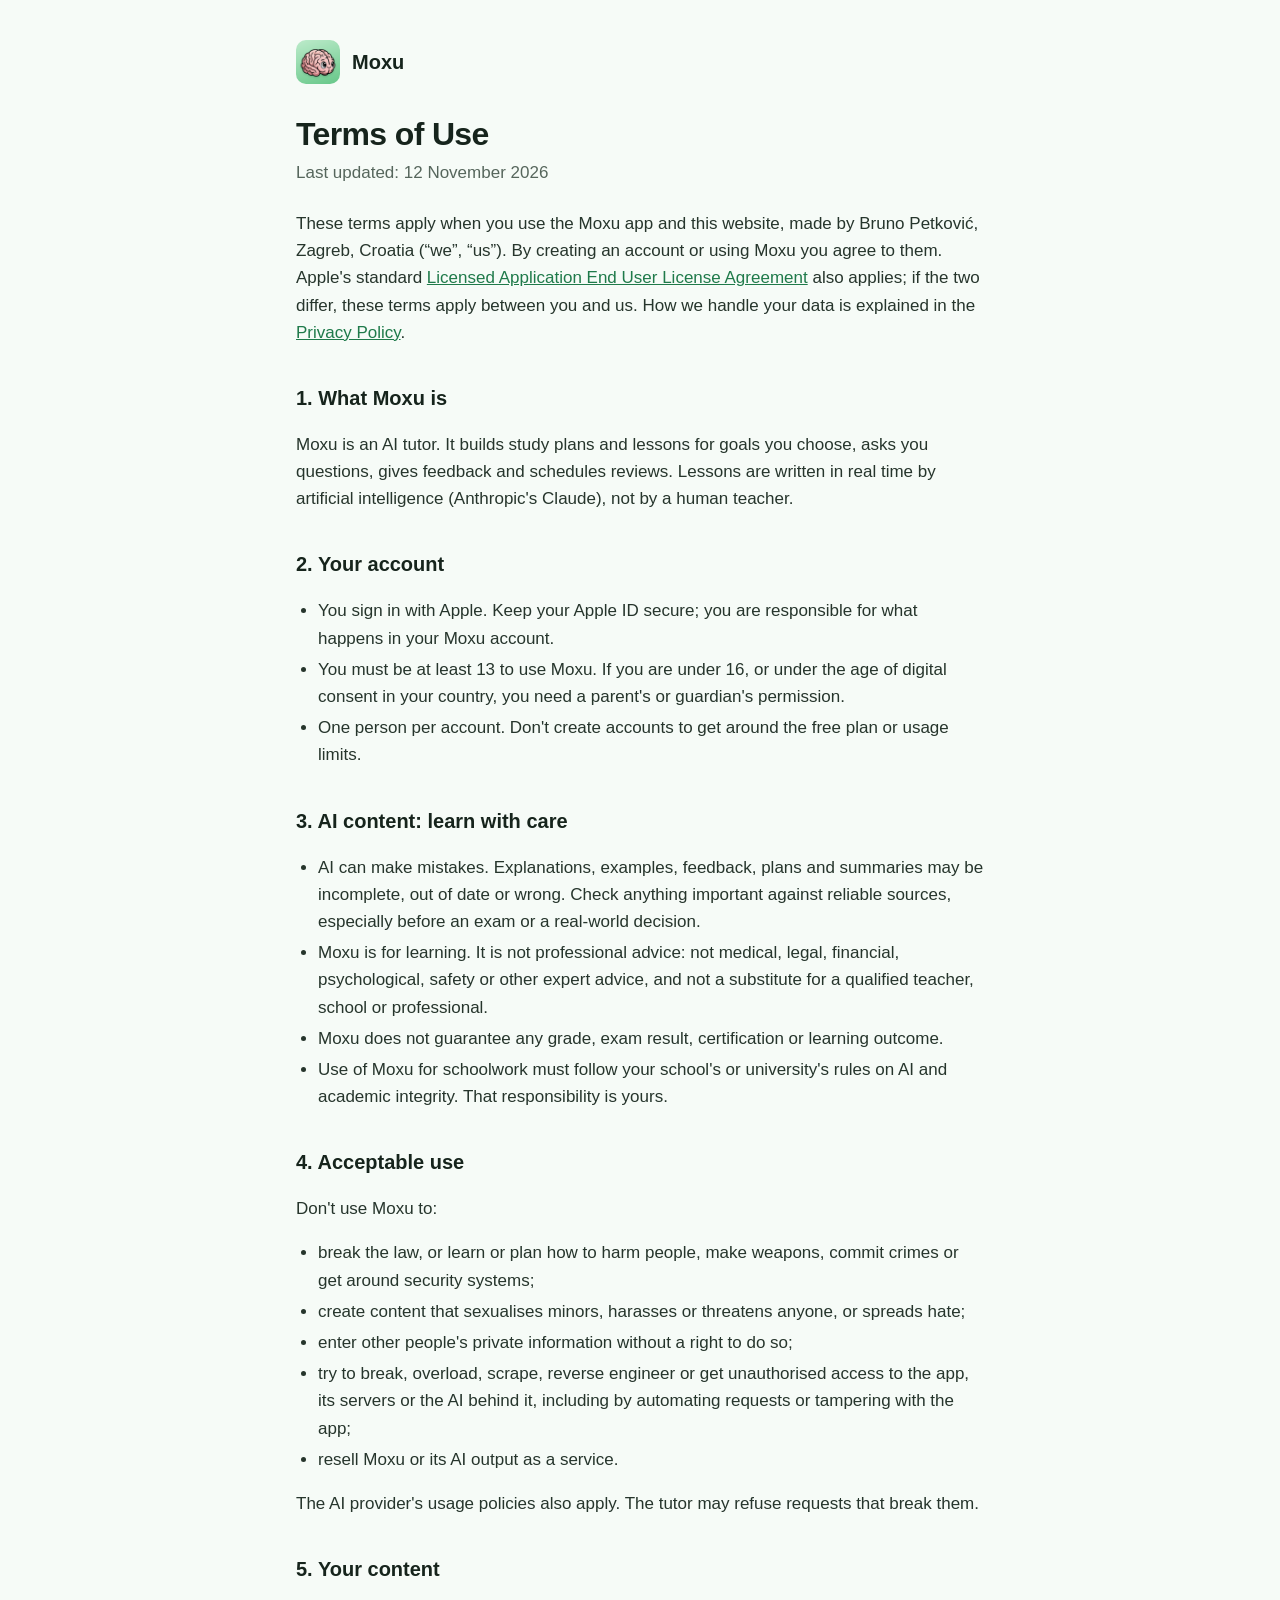
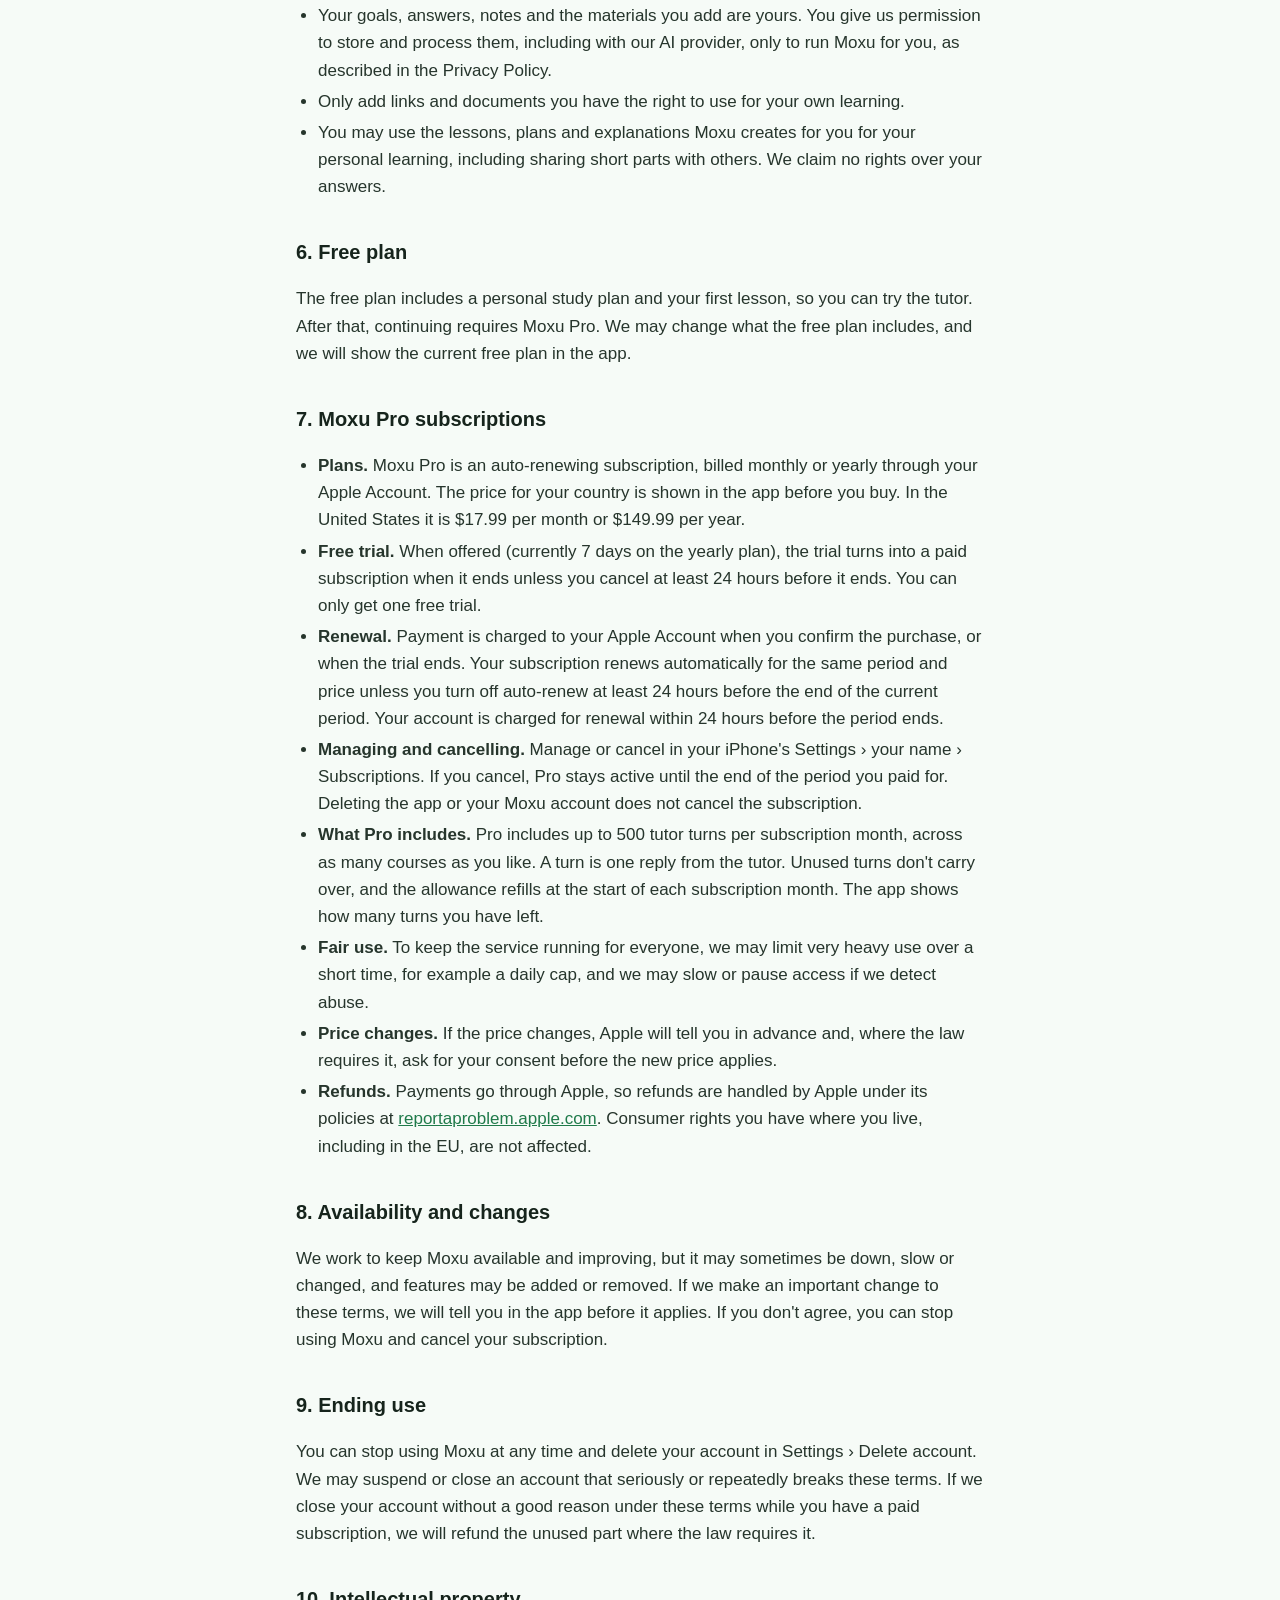
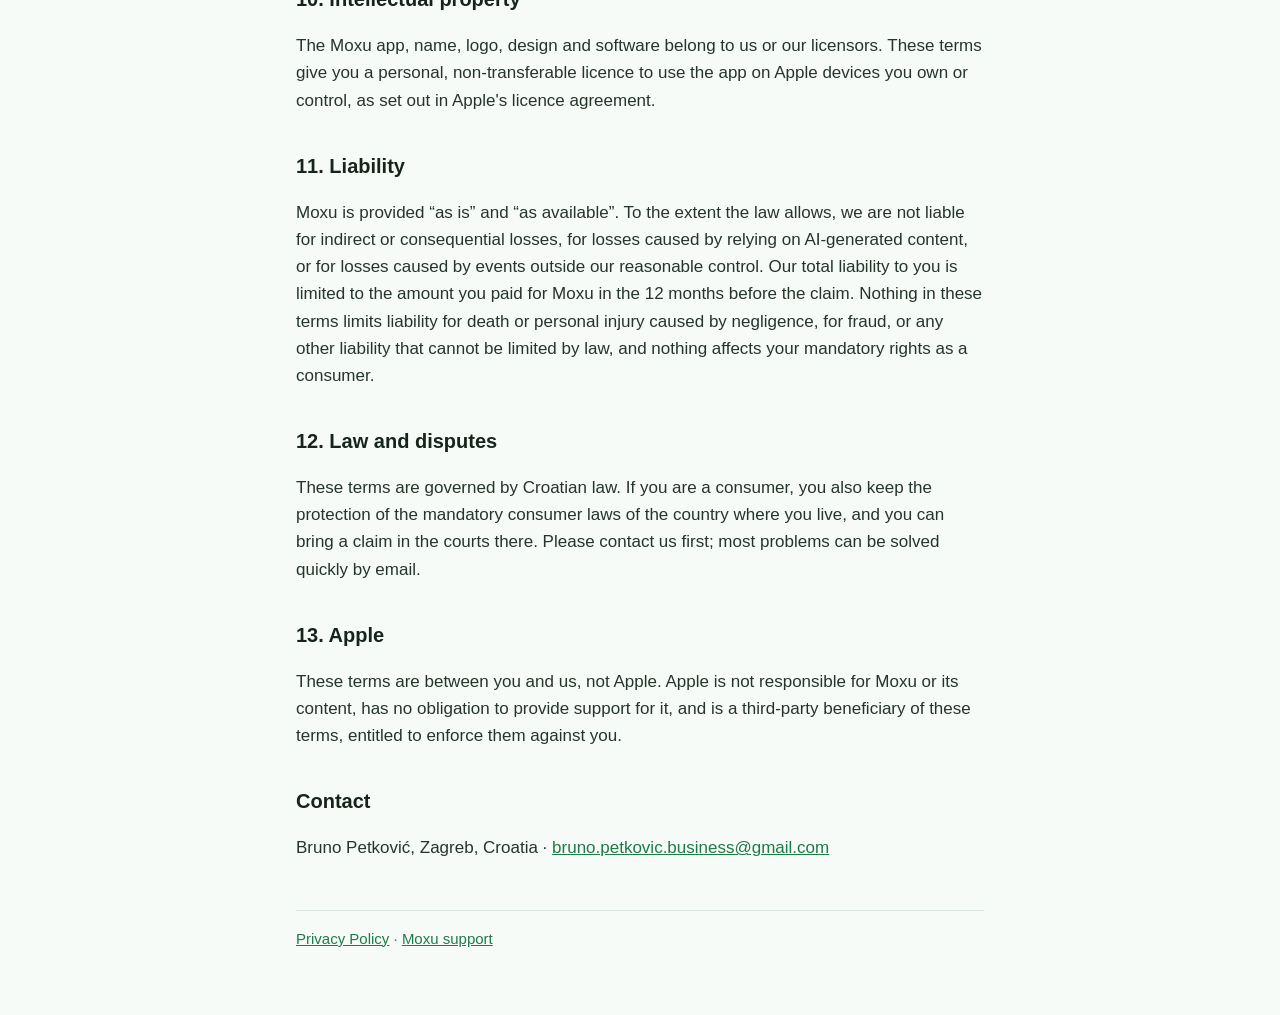
<file: moxu/terms/index.html>
<!doctype html>
<html lang="en">
<head>
<meta charset="utf-8">
<meta name="viewport" content="width=device-width, initial-scale=1">
<title>Terms of Use · Moxu</title>
<meta name="description" content="The terms for using Moxu, the AI tutor app, and Moxu Pro.">
<link rel="icon" href="../icon.png">
<link rel="stylesheet" href="../legal.css">
</head>
<body>
<main>
<header><img src="../icon.png" alt=""><a href="../">Moxu</a></header>

<h1>Terms of Use</h1>
<p class="meta">Last updated: 12 November 2026</p>

<p>These terms apply when you use the Moxu app and this website, made by Bruno Petković, Zagreb, Croatia (“we”, “us”). By creating an account or using Moxu you agree to them. Apple's standard <a href="https://www.apple.com/legal/internet-services/itunes/dev/stdeula/">Licensed Application End User License Agreement</a> also applies; if the two differ, these terms apply between you and us. How we handle your data is explained in the <a href="../privacy/">Privacy Policy</a>.</p>

<h2>1. What Moxu is</h2>
<p>Moxu is an AI tutor. It builds study plans and lessons for goals you choose, asks you questions, gives feedback and schedules reviews. Lessons are written in real time by artificial intelligence (Anthropic's Claude), not by a human teacher.</p>

<h2>2. Your account</h2>
<ul>
  <li>You sign in with Apple. Keep your Apple ID secure; you are responsible for what happens in your Moxu account.</li>
  <li>You must be at least 13 to use Moxu. If you are under 16, or under the age of digital consent in your country, you need a parent's or guardian's permission.</li>
  <li>One person per account. Don't create accounts to get around the free plan or usage limits.</li>
</ul>

<h2>3. AI content: learn with care</h2>
<ul>
  <li>AI can make mistakes. Explanations, examples, feedback, plans and summaries may be incomplete, out of date or wrong. Check anything important against reliable sources, especially before an exam or a real-world decision.</li>
  <li>Moxu is for learning. It is not professional advice: not medical, legal, financial, psychological, safety or other expert advice, and not a substitute for a qualified teacher, school or professional.</li>
  <li>Moxu does not guarantee any grade, exam result, certification or learning outcome.</li>
  <li>Use of Moxu for schoolwork must follow your school's or university's rules on AI and academic integrity. That responsibility is yours.</li>
</ul>

<h2>4. Acceptable use</h2>
<p>Don't use Moxu to:</p>
<ul>
  <li>break the law, or learn or plan how to harm people, make weapons, commit crimes or get around security systems;</li>
  <li>create content that sexualises minors, harasses or threatens anyone, or spreads hate;</li>
  <li>enter other people's private information without a right to do so;</li>
  <li>try to break, overload, scrape, reverse engineer or get unauthorised access to the app, its servers or the AI behind it, including by automating requests or tampering with the app;</li>
  <li>resell Moxu or its AI output as a service.</li>
</ul>
<p>The AI provider's usage policies also apply. The tutor may refuse requests that break them.</p>

<h2>5. Your content</h2>
<ul>
  <li>Your goals, answers, notes and the materials you add are yours. You give us permission to store and process them, including with our AI provider, only to run Moxu for you, as described in the Privacy Policy.</li>
  <li>Only add links and documents you have the right to use for your own learning.</li>
  <li>You may use the lessons, plans and explanations Moxu creates for you for your personal learning, including sharing short parts with others. We claim no rights over your answers.</li>
</ul>

<h2>6. Free plan</h2>
<p>The free plan includes a personal study plan and your first lesson, so you can try the tutor. After that, continuing requires Moxu Pro. We may change what the free plan includes, and we will show the current free plan in the app.</p>

<h2>7. Moxu Pro subscriptions</h2>
<ul>
  <li><strong>Plans.</strong> Moxu Pro is an auto-renewing subscription, billed monthly or yearly through your Apple Account. The price for your country is shown in the app before you buy. In the United States it is $17.99 per month or $149.99 per year.</li>
  <li><strong>Free trial.</strong> When offered (currently 7 days on the yearly plan), the trial turns into a paid subscription when it ends unless you cancel at least 24 hours before it ends. You can only get one free trial.</li>
  <li><strong>Renewal.</strong> Payment is charged to your Apple Account when you confirm the purchase, or when the trial ends. Your subscription renews automatically for the same period and price unless you turn off auto-renew at least 24 hours before the end of the current period. Your account is charged for renewal within 24 hours before the period ends.</li>
  <li><strong>Managing and cancelling.</strong> Manage or cancel in your iPhone's Settings › your name › Subscriptions. If you cancel, Pro stays active until the end of the period you paid for. Deleting the app or your Moxu account does not cancel the subscription.</li>
  <li><strong>What Pro includes.</strong> Pro includes up to 500 tutor turns per subscription month, across as many courses as you like. A turn is one reply from the tutor. Unused turns don't carry over, and the allowance refills at the start of each subscription month. The app shows how many turns you have left.</li>
  <li><strong>Fair use.</strong> To keep the service running for everyone, we may limit very heavy use over a short time, for example a daily cap, and we may slow or pause access if we detect abuse.</li>
  <li><strong>Price changes.</strong> If the price changes, Apple will tell you in advance and, where the law requires it, ask for your consent before the new price applies.</li>
  <li><strong>Refunds.</strong> Payments go through Apple, so refunds are handled by Apple under its policies at <a href="https://reportaproblem.apple.com">reportaproblem.apple.com</a>. Consumer rights you have where you live, including in the EU, are not affected.</li>
</ul>

<h2>8. Availability and changes</h2>
<p>We work to keep Moxu available and improving, but it may sometimes be down, slow or changed, and features may be added or removed. If we make an important change to these terms, we will tell you in the app before it applies. If you don't agree, you can stop using Moxu and cancel your subscription.</p>

<h2>9. Ending use</h2>
<p>You can stop using Moxu at any time and delete your account in Settings › Delete account. We may suspend or close an account that seriously or repeatedly breaks these terms. If we close your account without a good reason under these terms while you have a paid subscription, we will refund the unused part where the law requires it.</p>

<h2>10. Intellectual property</h2>
<p>The Moxu app, name, logo, design and software belong to us or our licensors. These terms give you a personal, non-transferable licence to use the app on Apple devices you own or control, as set out in Apple's licence agreement.</p>

<h2>11. Liability</h2>
<p>Moxu is provided “as is” and “as available”. To the extent the law allows, we are not liable for indirect or consequential losses, for losses caused by relying on AI-generated content, or for losses caused by events outside our reasonable control. Our total liability to you is limited to the amount you paid for Moxu in the 12 months before the claim. Nothing in these terms limits liability for death or personal injury caused by negligence, for fraud, or any other liability that cannot be limited by law, and nothing affects your mandatory rights as a consumer.</p>

<h2>12. Law and disputes</h2>
<p>These terms are governed by Croatian law. If you are a consumer, you also keep the protection of the mandatory consumer laws of the country where you live, and you can bring a claim in the courts there. Please contact us first; most problems can be solved quickly by email.</p>

<h2>13. Apple</h2>
<p>These terms are between you and us, not Apple. Apple is not responsible for Moxu or its content, has no obligation to provide support for it, and is a third-party beneficiary of these terms, entitled to enforce them against you.</p>

<h2>Contact</h2>
<p>Bruno Petković, Zagreb, Croatia · <a href="mailto:bruno.petkovic.business@gmail.com">bruno.petkovic.business@gmail.com</a></p>

<footer><a href="../privacy/">Privacy Policy</a> · <a href="../">Moxu support</a></footer>
</main>
</body>
</html>
</file>
<file: moxu/legal.css>
:root { --ink: #16241C; --accent: #1F7A4A; --paper: #F6FBF7; --muted: #56665C; --line: #DDE8E0; }
* { box-sizing: border-box; }
body { margin: 0; background: var(--paper); color: var(--ink);
  font: 17px/1.6 -apple-system, BlinkMacSystemFont, "SF Pro Text", "Segoe UI", sans-serif; }
main { max-width: 720px; margin: 0 auto; padding: 40px 16px 64px; }
header { display: flex; align-items: center; gap: 12px; margin-bottom: 32px; }
header img { width: 44px; height: 44px; border-radius: 10px; }
header a { color: var(--ink); text-decoration: none; font-weight: 700; font-size: 20px; }
h1 { font-size: 32px; line-height: 1.15; letter-spacing: -0.02em; margin: 0 0 6px; }
h2 { font-size: 20px; margin: 36px 0 8px; }
h3 { font-size: 17px; margin: 20px 0 4px; }
p, li { color: #26352C; }
.meta { color: var(--muted); margin: 0 0 24px; }
.summary { background: #fff; border: 1px solid var(--line); border-radius: 14px; padding: 4px 20px; margin: 0 0 8px; }
ul { padding-left: 22px; }
li { margin: 4px 0; }
a { color: var(--accent); }
table { width: 100%; border-collapse: collapse; margin: 12px 0; font-size: 15px; }
th, td { text-align: left; padding: 10px 8px; border-bottom: 1px solid var(--line); vertical-align: top; }
th { font-weight: 600; }
footer { margin-top: 48px; padding-top: 16px; border-top: 1px solid var(--line); color: var(--muted); font-size: 15px; }
</file>
<file: legal.css>
:root { --ink: #1B1A2E; --coral: #E8552F; --paper: #FFF8F1; --muted: #5B5872; --line: #E6DFD5; }
* { box-sizing: border-box; }
body { margin: 0; background: var(--paper); color: var(--ink);
  font: 17px/1.6 -apple-system, BlinkMacSystemFont, "SF Pro Text", "Segoe UI", sans-serif; }
main { max-width: 720px; margin: 0 auto; padding: 40px 16px 64px; }
header { display: flex; align-items: center; gap: 12px; margin-bottom: 32px; }
header img { width: 44px; height: 44px; border-radius: 10px; }
header a { color: var(--ink); text-decoration: none; font-weight: 700; font-size: 20px; }
h1 { font-size: 32px; line-height: 1.15; letter-spacing: -0.02em; margin: 0 0 6px; }
h2 { font-size: 20px; margin: 36px 0 8px; }
p, li { color: #2c2a40; }
.meta { color: var(--muted); margin: 0 0 24px; }
ul { padding-left: 22px; }
li { margin: 4px 0; }
a { color: #B5401F; }
table { width: 100%; border-collapse: collapse; margin: 12px 0; font-size: 15px; }
th, td { text-align: left; padding: 10px 8px; border-bottom: 1px solid var(--line); vertical-align: top; }
th { font-weight: 600; }
footer { margin-top: 48px; padding-top: 16px; border-top: 1px solid var(--line); color: var(--muted); font-size: 15px; }
</file>
